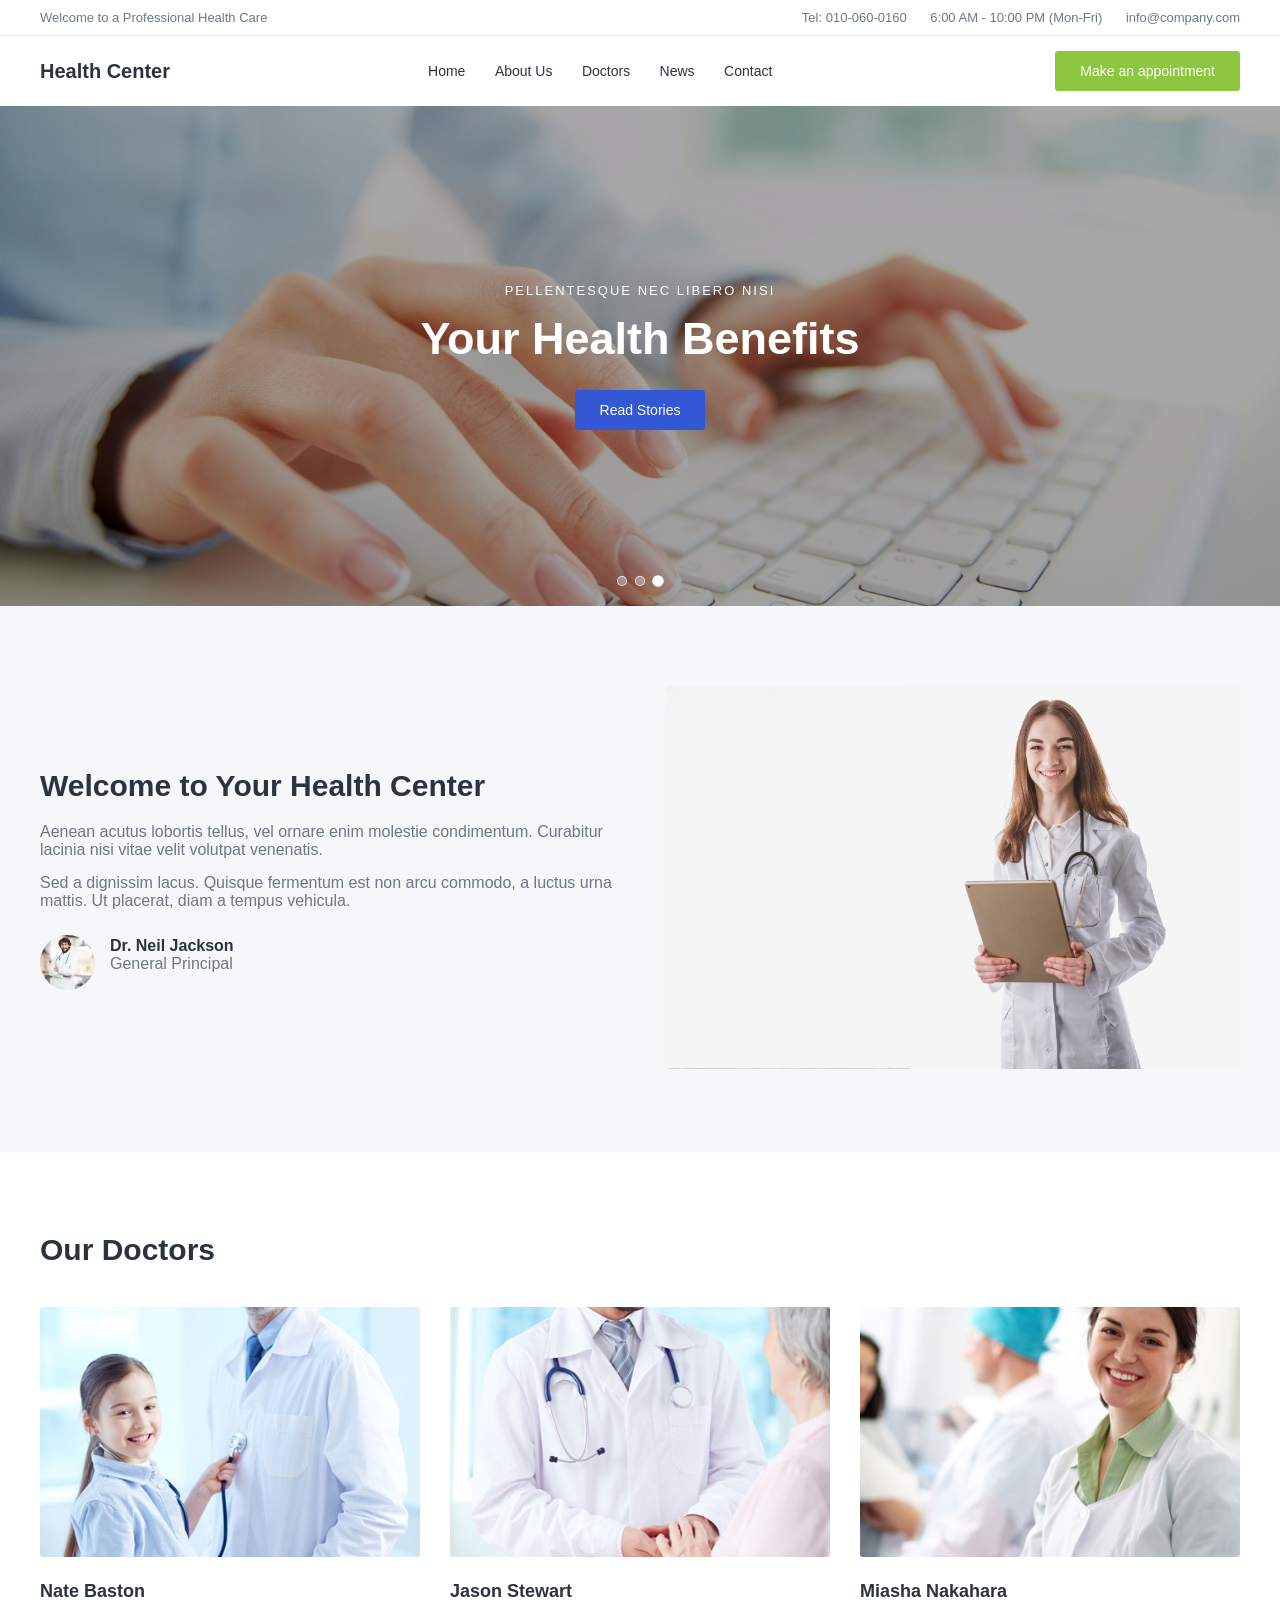
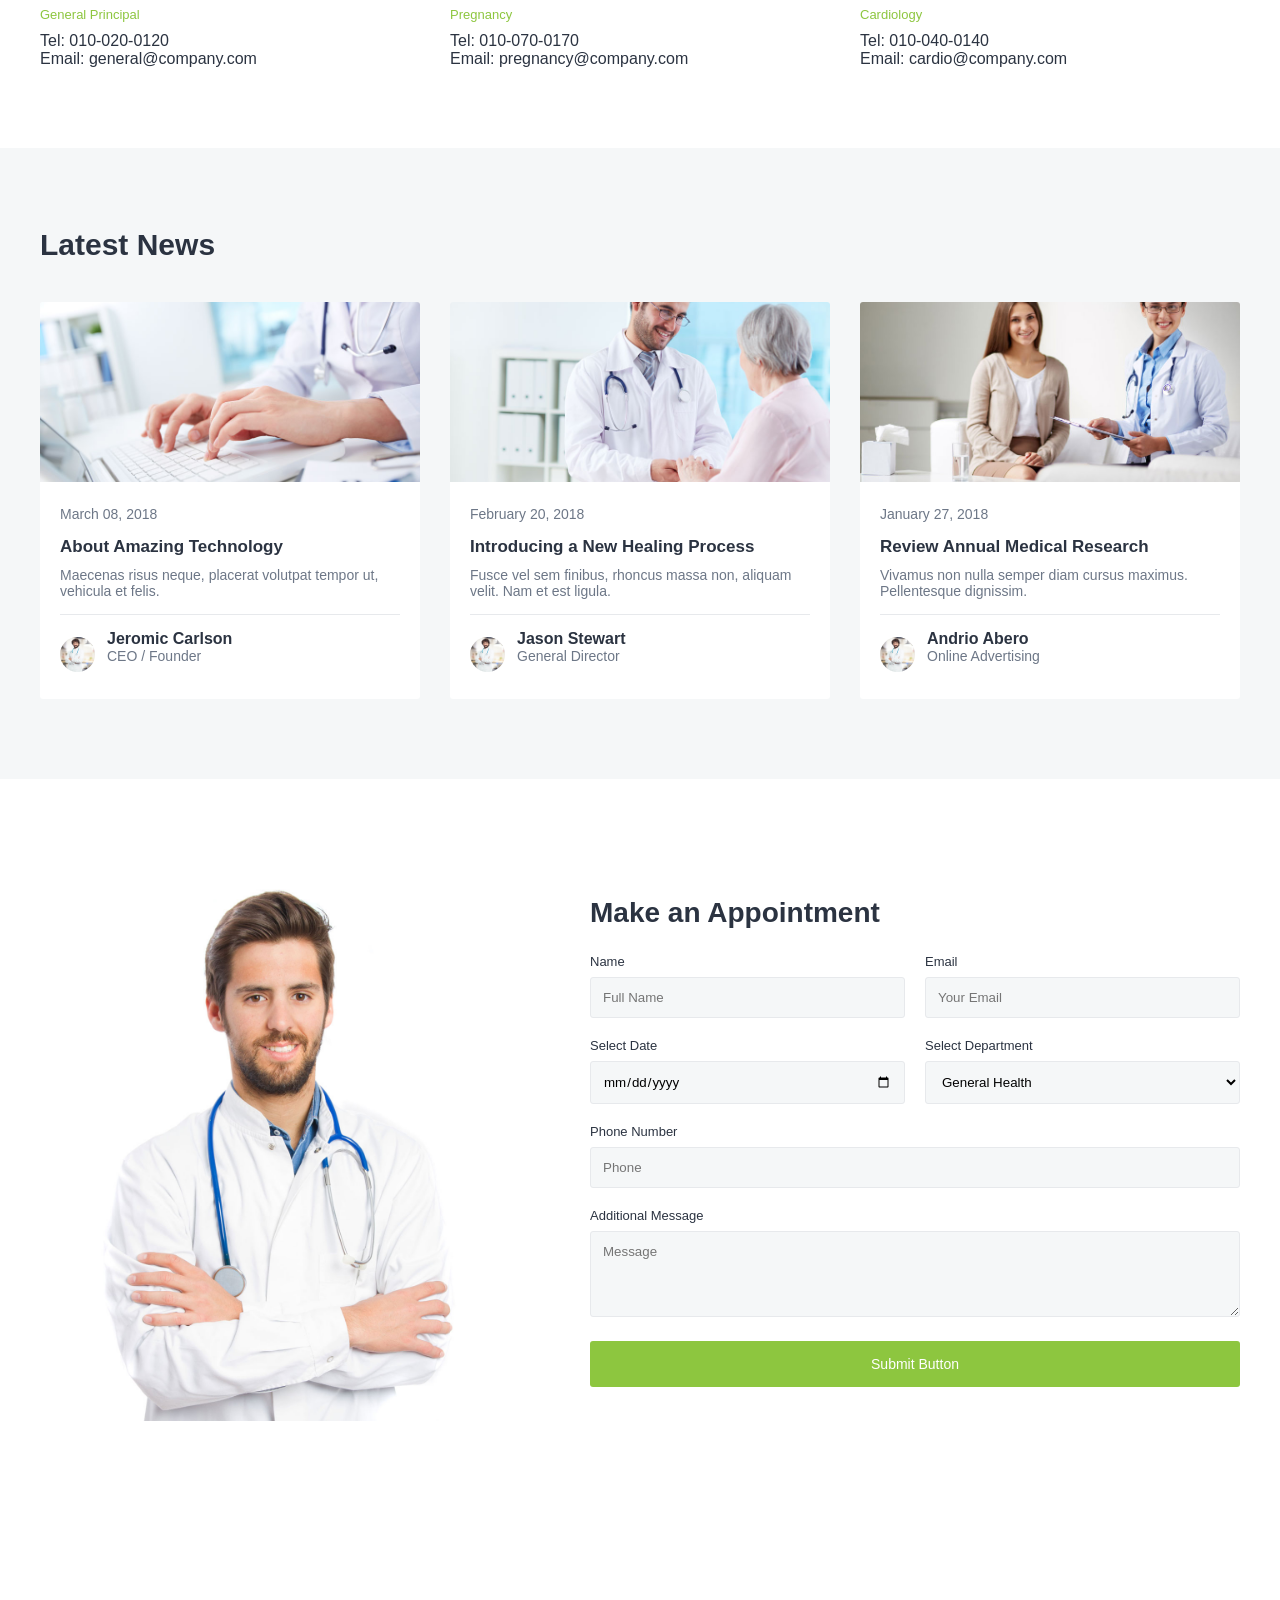
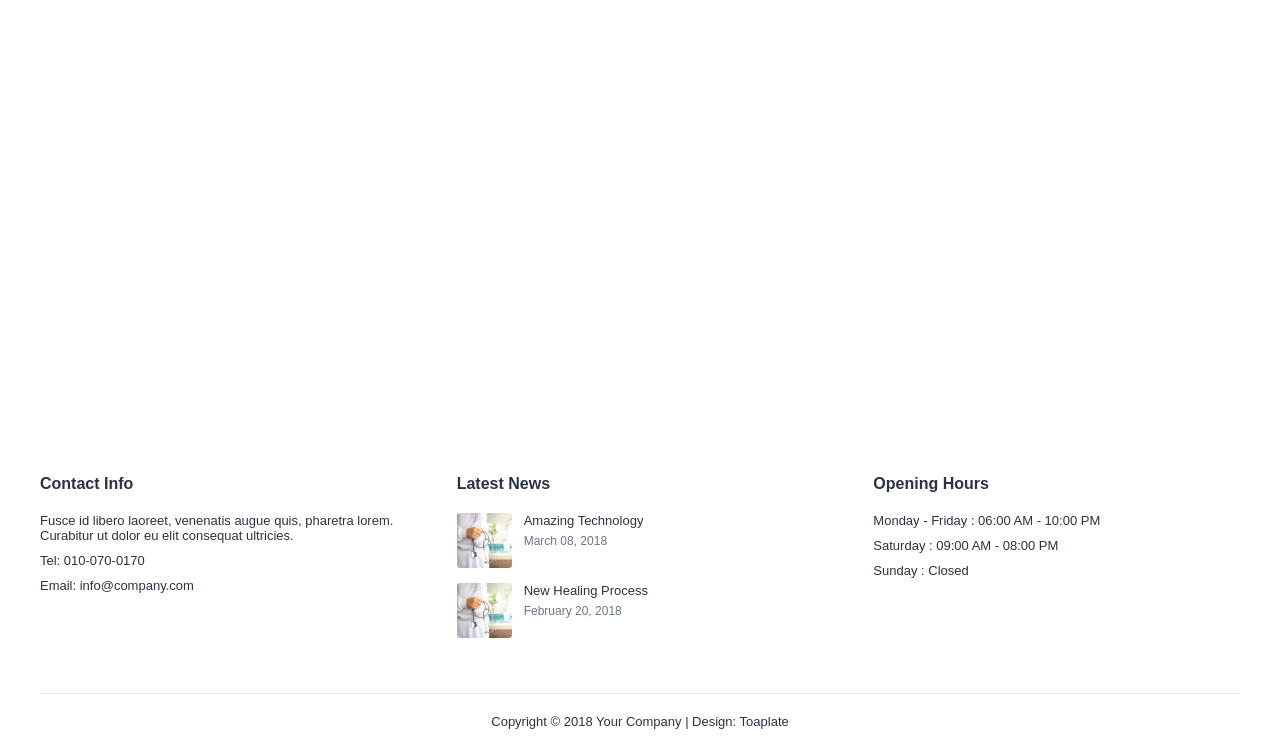
<file: figma design/index.html>
<!DOCTYPE html>
<html lang="en">
<head>
  <meta charset="UTF-8">
  <meta name="viewport" content="width=device-width, initial-scale=1.0">
  <title>Health Center</title>

  <link rel="stylesheet" href="css/style.css">
</head>
<body>

  <div class="topbar">
    <p>Welcome to a Professional Health Care</p>
    <div class="topbar-info">
      <span>Tel: 010-060-0160</span>
      <span>6:00 AM - 10:00 PM (Mon-Fri)</span>
      <span>info@company.com</span>
    </div>
  </div>

  <header>
    <div class="logo">Health Center</div>

    <nav>
      <a href="#">Home</a>
      <a href="#">About Us</a>
      <a href="#">Doctors</a>
      <a href="#">News</a>
      <a href="#">Contact</a>
    </nav>
    
    <button class="green-button">Make an appointment</button>
  </header>

  <section class="hero">
    <div class="slider-dots">
      <button class="slider-dot" data-slide="1" aria-label="Slide 1"></button>
      <button class="slider-dot" data-slide="2" aria-label="Slide 2"></button>
      <button class="slider-dot active" data-slide="3" aria-label="Slide 3"></button>
    </div>
    <div class="hero-content">
      <p class="hero-small">Pellentesque nec libero nisi</p>
      <h1>Your Health Benefits</h1>
      <button class="blue-button">Read Stories</button>
    </div>
    <img src="images/slider3.jpg" alt="Health slider image 3" class="hero-slider-image">
  </section>

  <section class="welcome">
    <div class="welcome-text">
      <h2>Welcome to Your Health Center</h2>
      <p>Aenean acutus lobortis tellus, vel ornare enim molestie condimentum. Curabitur lacinia nisi vitae velit volutpat venenatis.</p>
      <p>Sed a dignissim lacus. Quisque fermentum est non arcu commodo, a luctus urna mattis. Ut placerat, diam a tempus vehicula.</p>

      <div class="author">
        <img src="images/author-image.jpg" alt="Dr. Neil Jackson">
        <div>
          <h4>Dr. Neil Jackson</h4>
          <p>General Principal</p>
        </div>
      </div>
    </div>

    <div class="welcome-image">
      <img src="images/about-bg.jpg" alt="Doctor holding a tablet">
    </div>
  </section>

  <section class="doctors">
    <h2>Our Doctors</h2>

    <div class="doctor-cards">

      <div class="doctor-card">
        <img src="images/team-image1.jpg" alt="Nate Baston">
        <h3>Nate Baston</h3>
        <p class="role">General Principal</p>
        <p>Tel: 010-020-0120</p>
        <p>Email: general@company.com</p>
      </div>

      <div class="doctor-card">
        <img src="images/team-image2.jpg" alt="Jason Stewart">
        <h3>Jason Stewart</h3>
        <p class="role">Pregnancy</p>
        <p>Tel: 010-070-0170</p>
        <p>Email: pregnancy@company.com</p>
      </div>

      <div class="doctor-card">
        <img src="images/team-image3.jpg" alt="Miasha Nakahara">
        <h3>Miasha Nakahara</h3>
        <p class="role">Cardiology</p>
        <p>Tel: 010-040-0140</p>
        <p>Email: cardio@company.com</p>
      </div>

    </div>
  </section>

  
  <section class="news">
    <h2>Latest News</h2>

    <div class="news-cards">

      <div class="news-card">
        <img src="images/news-image1.jpg" alt="About Amazing Technology">
        <div class="news-body">
          <p class="news-date">March 08, 2018</p>
          <h3>About Amazing Technology</h3>
          <p>Maecenas risus neque, placerat volutpat tempor ut, vehicula et felis.</p>
          <div class="news-author">
            <img src="images/author-image.jpg" alt="Jeromic Carlson">
            <div>
              <strong>Jeromic Carlson</strong>
              <p>CEO / Founder</p>
            </div>
          </div>
        </div>
      </div>

      <div class="news-card">
        
        <img src="images/news-image2.jpg" alt="Introducing a New Healing Process">
        <div class="news-body">
          <p class="news-date">February 20, 2018</p>
          <h3>Introducing a New Healing Process</h3>
          <p>Fusce vel sem finibus, rhoncus massa non, aliquam velit. Nam et est ligula.</p>
          <div class="news-author">
            <img src="images/author-image.jpg" alt="Jason Stewart">
            <div>
              <strong>Jason Stewart</strong>
              <p>General Director</p>
            </div>
          </div>
        </div>
      </div>

      <div class="news-card">
        <img src="images/news-image3.jpg" alt="Review Annual Medical Research">
        <div class="news-body">
          <p class="news-date">January 27, 2018</p>
          <h3>Review Annual Medical Research</h3>
          <p>Vivamus non nulla semper diam cursus maximus. Pellentesque dignissim.</p>
          <div class="news-author">
            <img src="images/author-image.jpg" alt="Andrio Abero">
            <div>
              <strong>Andrio Abero</strong>
              <p>Online Advertising</p>
            </div>
          </div>
        </div>
      </div>

    </div>
  </section>

  <section class="appointment">

    <div class="appointment-image">
      <img src="images/appointment-image.jpg" alt="Doctor with stethoscope">
    </div>

    <div class="appointment-form">
      <h2>Make an Appointment</h2>

      <form>
        <div class="form-row">
          <div class="form-group">
            <label>Name</label>
            <input type="text" placeholder="Full Name">
          </div>
          <div class="form-group">
            <label>Email</label>
            <input type="email" placeholder="Your Email">
          </div>
        </div>

        <div class="form-row">
          <div class="form-group">
            <label>Select Date</label>
            <input type="date">
          </div>
          <div class="form-group">
            <label>Select Department</label>
            <select>
              <option>General Health</option>
              <option>Cardiology</option>
              <option>Pregnancy</option>
              <option>Dental Care</option>
            </select>
          </div>
        </div>

        <div class="form-group">
          <label>Phone Number</label>
          <input type="text" placeholder="Phone">
        </div>

        <div class="form-group">
          <label>Additional Message</label>
          <textarea rows="4" placeholder="Message"></textarea>
        </div>

        <button type="submit" class="green-button full-width">Submit Button</button>
      </form>
    </div>

  </section>

  <section class="map">
    <iframe
      src="https://www.google.com/maps/embed?pb=!1m18!1m12!1m3!1d8074.718772563605!2d71.52175212882555!3d30.17472428858583!2m3!1f0!2f0!3f0!3m2!1i1024!2i768!4f13.1!3m3!1m2!1s0x393b36f58bbf2aeb%3A0x4f8be54e7eb2338e!2sAli%20Town%20Gulshane%20Yousaf%2C%20Multan%2C%20Pakistan!5e0!3m2!1sen!2s!4v1783439936160!5m2!1sen!2s"
      width="100%"
      height="450"
      style="border:0;"
      allowfullscreen=""
      loading="lazy"
      referrerpolicy="strict-origin-when-cross-origin"
      title="Location Map"
    ></iframe>
  </section>

  <footer>
    <div class="footer-columns">

      <div class="footer-col">
        <h4>Contact Info</h4>
        <p>Fusce id libero laoreet, venenatis augue quis, pharetra lorem. Curabitur ut dolor eu elit consequat ultricies.</p>
        <p>Tel: 010-070-0170</p>
        <p>Email: info@company.com</p>
      </div>

      <div class="footer-col">
        <h4>Latest News</h4>
        <div class="footer-news">
          <img src="images/news-image.jpg" alt="Amazing Technology">
          <div>
            <p>Amazing Technology</p>
            <span>March 08, 2018</span>
          </div>
        </div>
        <div class="footer-news">
          <img src="images/news-image.jpg" alt="New Healing Process">
          <div>
            <p>New Healing Process</p>
            <span>February 20, 2018</span>
          </div>
        </div>
      </div>

      <div class="footer-col">
        <h4>Opening Hours</h4>
        <p>Monday - Friday : 06:00 AM - 10:00 PM</p>
        <p>Saturday : 09:00 AM - 08:00 PM</p>
        <p>Sunday : Closed</p>
      </div>

    </div>

    <div class="footer-bottom">
      <p>Copyright &copy; 2018 Your Company | Design: Toaplate</p>
    </div>
  </footer>

  <script>
    (function() {
      const hero = document.querySelector('.hero');
      const image = document.querySelector('.hero-slider-image');
      const dots = Array.from(document.querySelectorAll('.slider-dot'));
      const slides = [
        { src: 'images/slider1.jpg', alt: 'Health slider image 1' },
        { src: 'images/slider2.jpg', alt: 'Health slider image 2' },
        { src: 'images/slider3.jpg', alt: 'Health slider image 3' }
      ];
      let currentSlide = 2;
      let wheelCooldown = false;

      function updateSlider(index) {
        currentSlide = index;
        const slide = slides[currentSlide];
        image.src = slide.src;
        image.alt = slide.alt;
        dots.forEach((dot, idx) => {
          dot.classList.toggle('active', idx === currentSlide);
        });
      }

      function nextSlide() {
        updateSlider((currentSlide + 1) % slides.length);
      }

      function previousSlide() {
        updateSlider((currentSlide - 1 + slides.length) % slides.length);
      }

      dots.forEach((dot, index) => {
        dot.addEventListener('click', () => updateSlider(index));
      });

      hero.addEventListener('wheel', event => {
        if (wheelCooldown) return;
        wheelCooldown = true;
        setTimeout(() => { wheelCooldown = false; }, 300);
        if (event.deltaY > 0) {
          nextSlide();
        } else if (event.deltaY < 0) {
          previousSlide();
        }
      });

      hero.addEventListener('touchstart', event => {
        hero.dataset.startY = event.changedTouches[0].clientY;
      });

      hero.addEventListener('touchend', event => {
        const startY = Number(hero.dataset.startY || 0);
        const endY = event.changedTouches[0].clientY;
        if (Math.abs(startY - endY) > 30) {
          if (endY < startY) nextSlide();
          else previousSlide();
        }
      });

      updateSlider(currentSlide);
    })();
  </script>
</body>
</html>
</file>
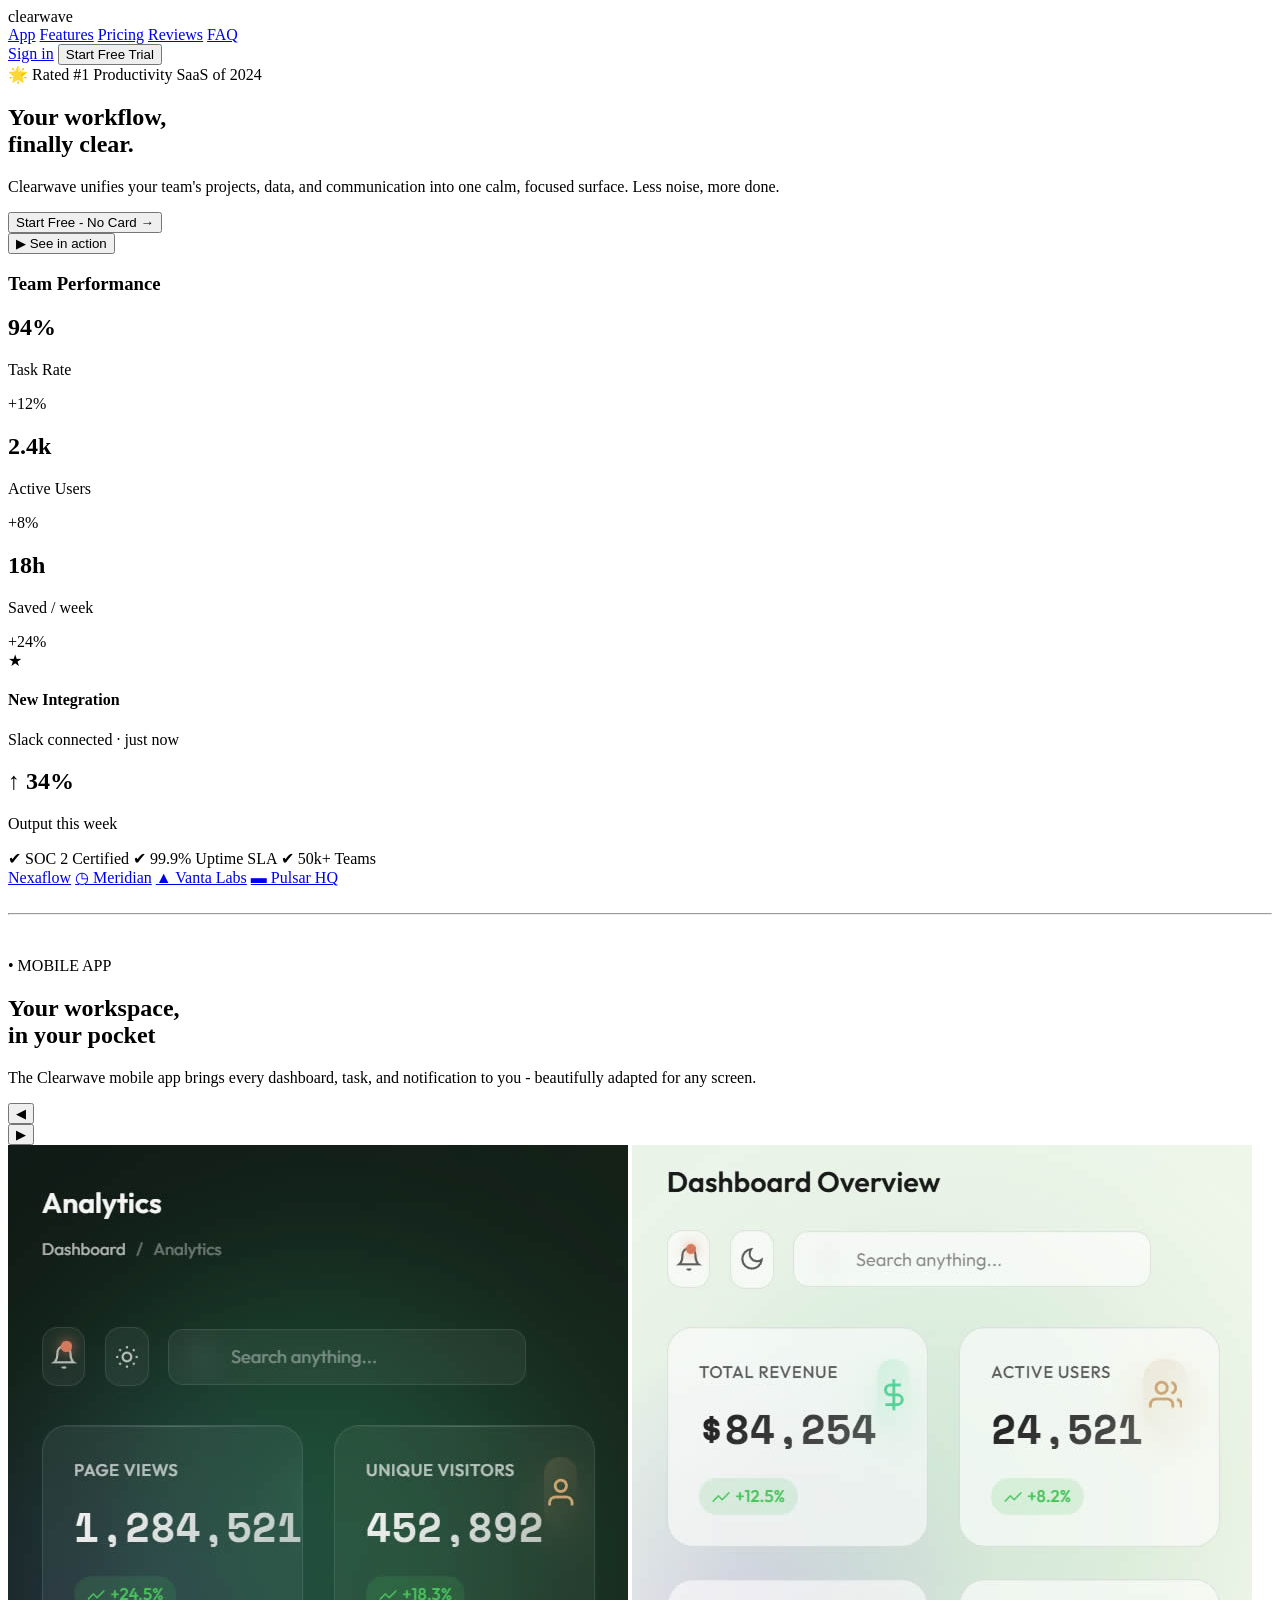
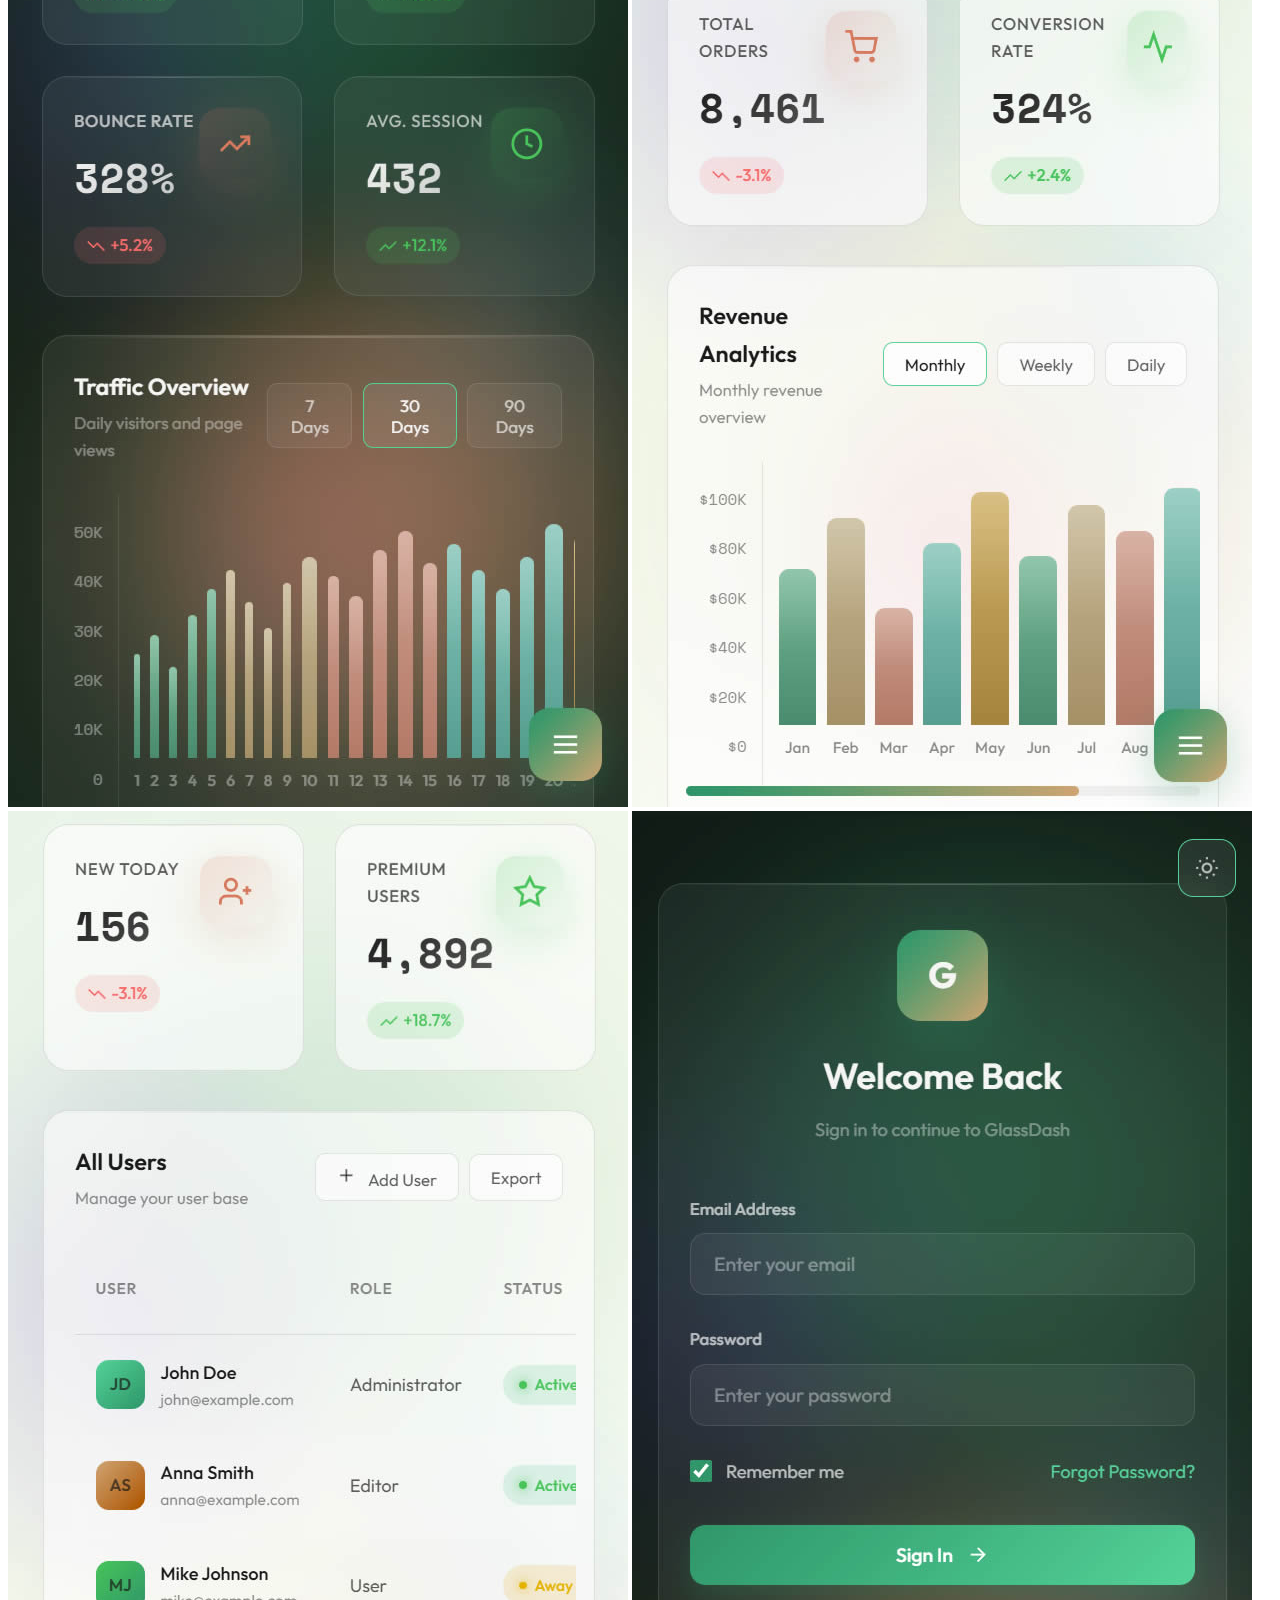
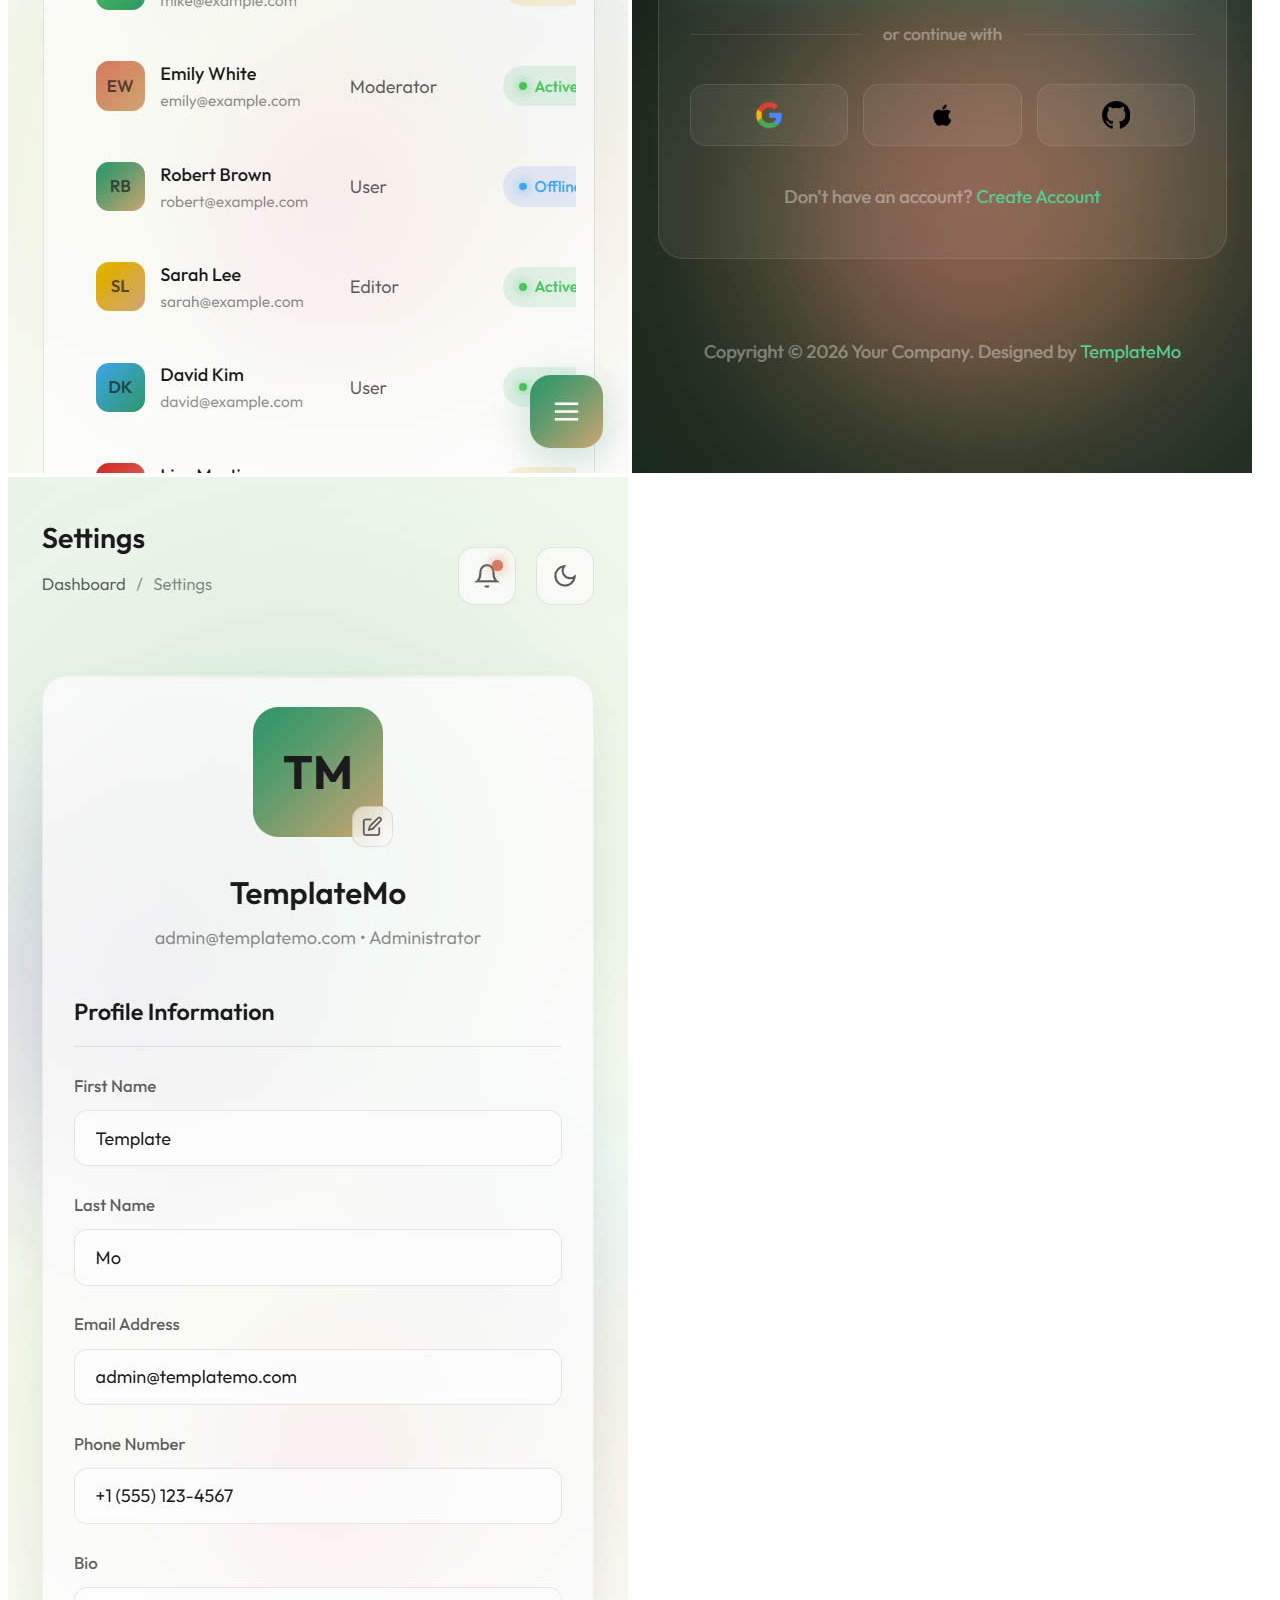
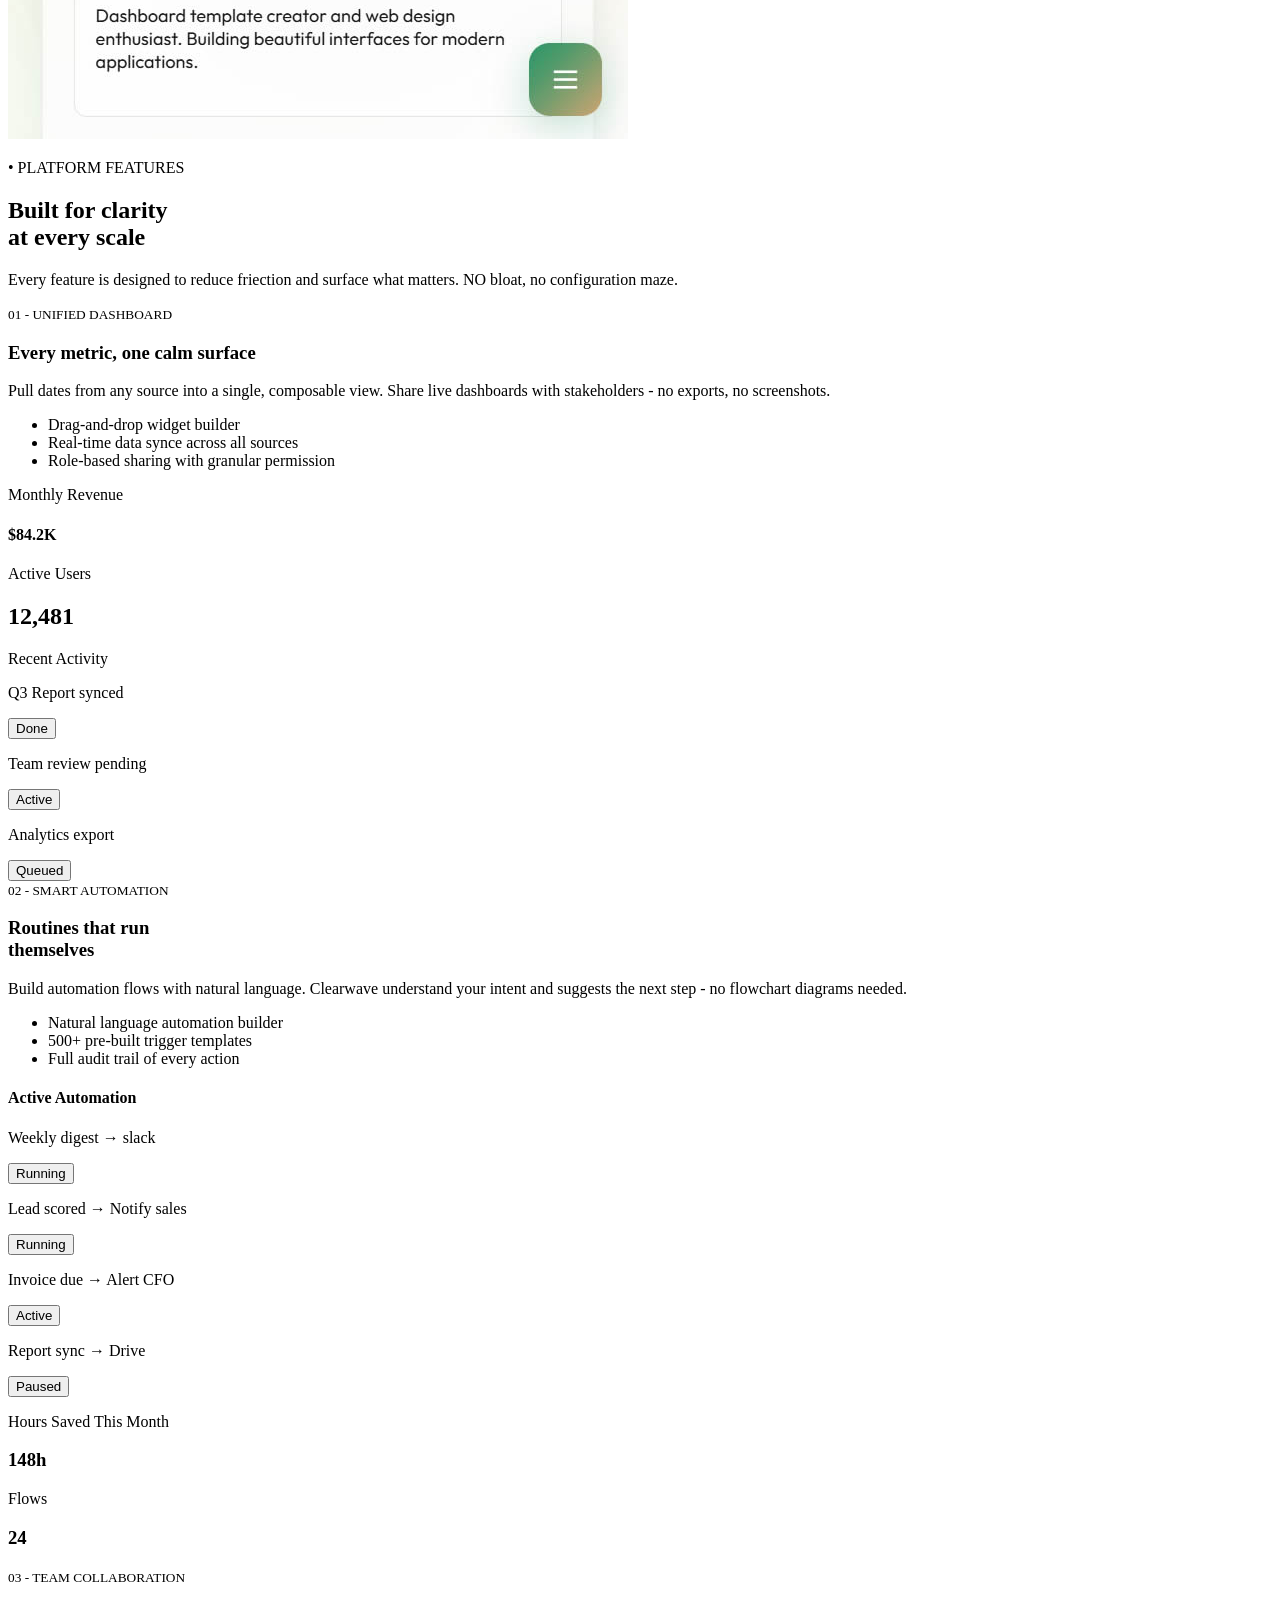
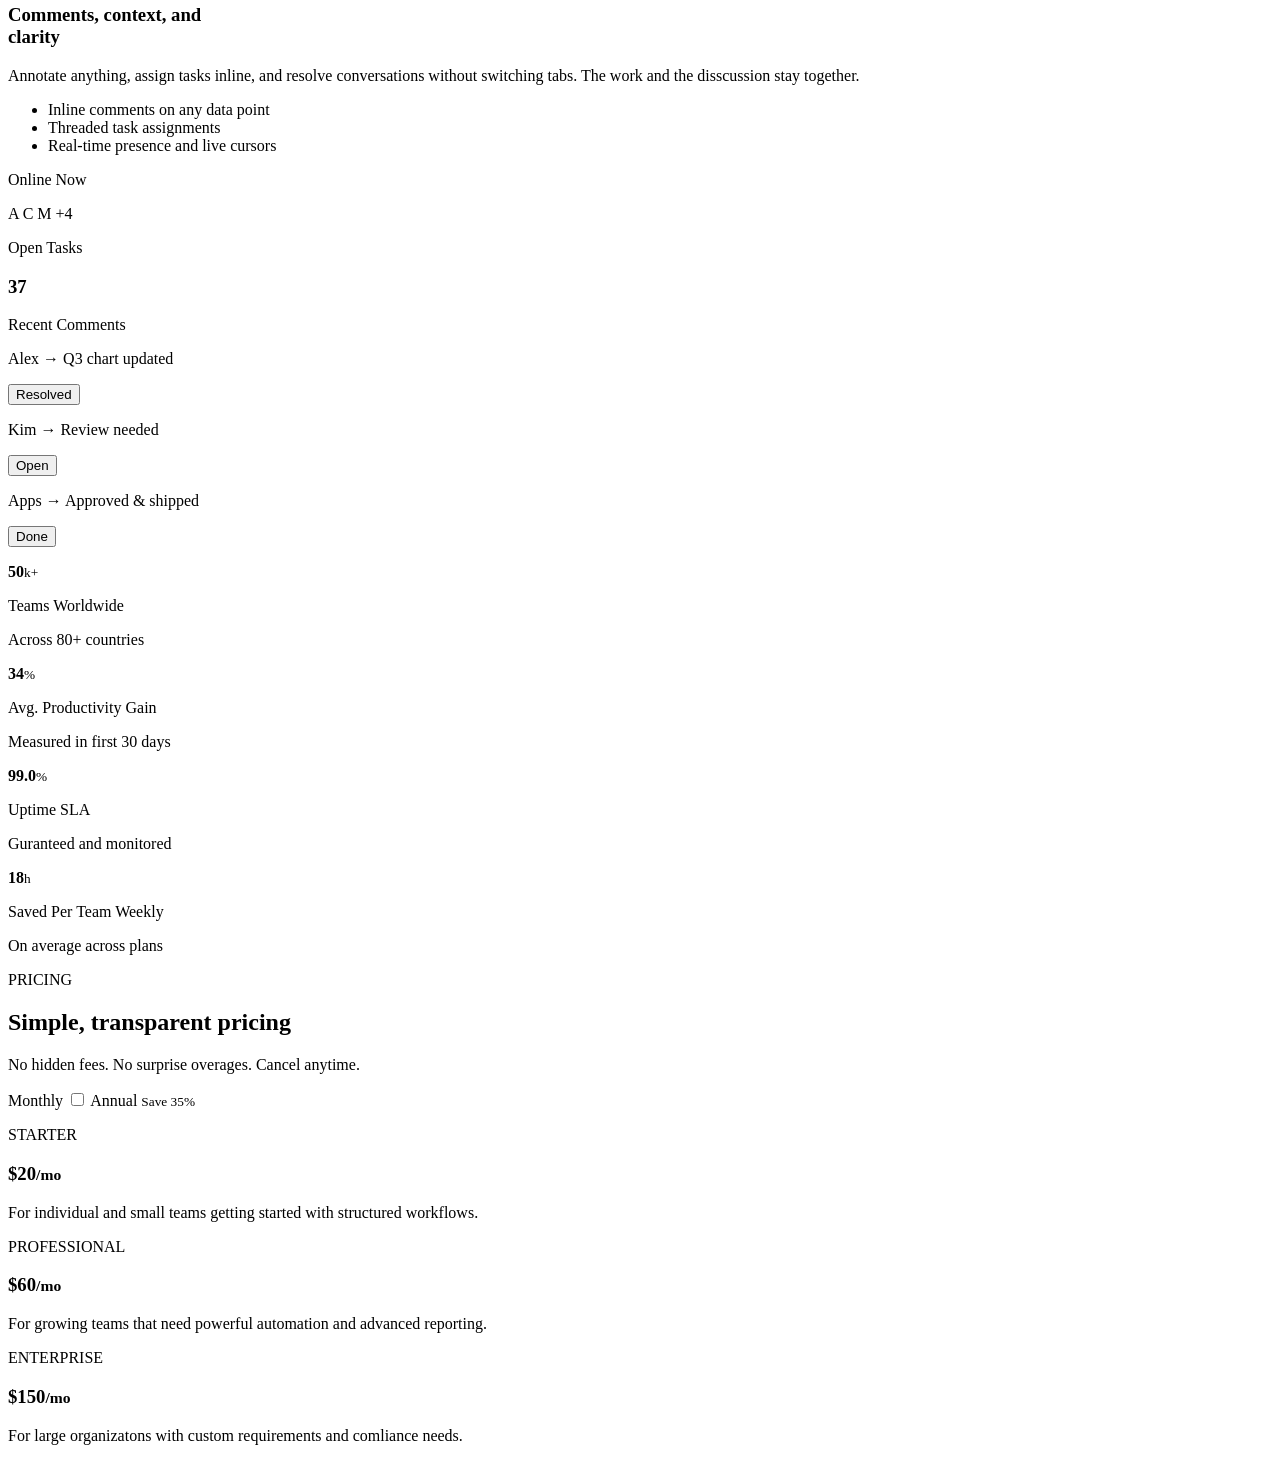
<file: figma design/figma1.html>
<!Doctype html>
<html lang="en">
    <head>
        <meta charset="utf-8">
        <meta name="viewport" content="width=device-width, initial-scale=1.0">
        <title>ClearWave</title>
    </head>

    <body>
        <header>
            <div class="logo">
                clear<span class="log">wave</span>
            </div>

            <nav>
                <a href="#">App</a>
                <a href="#">Features</a>
                <a href="#">Pricing</a>
                <a href="#">Reviews</a>
                <a href="#">FAQ</a>
            </nav>

            <div>
                <a href="#">Sign in</a>
                <button class="header-btn">Start Free Trial</button>
            </div>
        </header>

        <section id="hero">
            <div class="hero-badge">
                🌟 Rated <span>#1 Productivity SaaS</span> of 2024
            </div>

            <div class="hero_content">
                <div>
                    <h1>
                        Your workflow,
                        <br>
                        finally clear.
                    </h1>

                    <p>
                        Clearwave unifies your team's projects, data, and
                        communication into one calm, focused surface. Less
                        noise, more done.
                    </p>

                    <div class="hero_button">
                        <div>
                            <button>Start Free - No Card →</button>
                        </div>
                        <div>
                            <button>▶ See in action</button>
                        </div>
                    </div>
                </div>

                <div class="team-card">
                    <h3>Team Performance</h3>

                    <div class="graph">
                        <div class="bar short"></div>
                        <div class="bar medium"></div>
                        <div class="bar small"></div>
                        <div class="bar tall"></div>
                        <div class="bar medium"></div>
                        <div class="bar tallest"></div>
                        <div class="bar medium"></div>
                        <div class="bar tall"></div>
                    </div>

                    <div class="statistics">
                        <div class="box">
                            <h2>94%</h2>
                            <p>Task Rate</p>
                            <span>+12%</span>
                        </div>

                        <div class="box">
                            <h2>2.4k</h2>
                            <p>Active Users</p>
                            <span>+8%</span>
                        </div>

                        <div class="box">
                            <h2>18h</h2>
                            <p>Saved / week</p>
                            <span>+24%</span>
                        </div>
                    </div>

                    <div class="notification">
                        <div class="icon">
                            ★
                        </div>

                        <div class="notification-text">
                            <h4>New Integration</h4>
                            <p>Slack connected · just now</p>
                        </div>
                    </div>

                    <div class="percentage">
                        <h2>↑ 34%</h2>
                        <p>Output this week</p>
                    </div>

                    <div class="hero-info">
                        <span>✔ SOC 2 Certified</span>
                        <span>✔ 99.9% Uptime SLA</span>
                        <span>✔ 50k+ Teams</span>
                    </div>
                </div>
            </div>
        </section>

        <section id="team">
            <a href="#">Nexaflow</a>
            <a href="#">◷ Meridian</a>
            <a href="#">▲ Vanta Labs</a>
            <a href="#">▬ Pulsar HQ</a>
        </section>

        <br>
        <hr>
        <br>

        <section id="advertisement">
            <p>• MOBILE APP</p>
            <h1>
                Your workspace,
                <br>
                <span>in your pocket</span>
            </h1>
            <p>
                The Clearwave mobile app brings every dashboard, task,
                and notification to you - beautifully adapted for any screen.
            </p>

            <div class="mobile-slider">
                <button class="left-btn">◀</button>

                <div class="dots">
                    <span></span>
                    <span class="active"></span>
                    <span></span>
                </div>

                <button class="right-btn">▶</button>
            </div>

            <div id="gallery">
                <img src="images/tm-622-screen-05.jpg">
                <img src="images/tm-622-screen-01.jpg">
                <img src="images/tm-622-screen-02.jpg">
                <img src="images/tm-622-screen-03.jpg">
                <img src="images/tm-622-screen-04.jpg">
            </div>
        </section>

        <section id="features">
            <p>• PLATFORM FEATURES</p>
            <h1>
                Built for <span>clarity</span>
                <br>
                at every scale
            </h1>
            <p>
                Every feature is designed to reduce friection and
                surface what matters. NO bloat, no configuration maze.
            </p>

            <section class="feature1">
                <div>
                    <span><small>01 - UNIFIED DASHBOARD</small></span>
                    <h3>Every metric, one calm surface</h3>
                    <p>
                        Pull dates from any source into a single, composable
                        view. Share live dashboards with stakeholders - no
                        exports, no screenshots.
                    </p>
                    <ul>
                        <li>Drag-and-drop widget builder</li>
                        <li>Real-time data synce across all sources</li>
                        <li>Role-based sharing with granular permission</li>
                    </ul>
                </div>
                <div class="feature1_dashboard">
                    <div class="graph-card">
                        <div class="card">
                            <p>Monthly Revenue</p>
                            <h4>$84.2K</h4>
                            <div clas="progress-line"></div>
                        </div>
                        <div class="card">
                            <p>Active Users</p>
                            <h2>12,481</h2>
                            <div class="progress-line"></div>
                        </div>
                    </div>

                    <div class="recent-card">
                        <p>Recent Activity</p>
                        <div class="activity">
                            <p> Q3 Report synced</p>
                            <button>Done</button>
                        </div>
                        <div class="activity">
                            <p>Team review pending</p>
                            <button>Active</button>
                        </div>
                        <div class="activity">
                            <p>Analytics export</p>
                            <button>Queued</button>
                        </div>
                    </div>
                </div>
            </section>

            <section class="feature2">
                <div>
                    <span><small>02 - SMART AUTOMATION</small></span>
                    <h3><b>Routines that run</b><br>themselves</h3>
                    <p>
                        Build automation flows with natural language.
                        Clearwave understand your intent and suggests
                        the next step - no flowchart diagrams needed.
                    </p>
                    <ul>
                        <li>Natural language automation builder</li>
                        <li>500+ pre-built trigger templates</li>
                        <li>Full audit trail of every action</li>
                    </ul>
                </div>
                <div class="feature2_dashboard">
                    <h4>
                        Active Automation
                    </h4>
                    <div class="automation">
                        <div class="auto-card">
                            <p>Weekly digest → slack</p>
                            <button>Running</button>
                        </div>
                        <div class="auto-card">
                            <p>Lead scored → Notify sales</p>
                            <button>Running</button>
                        </div>
                        <div class="auto-card">
                            <p>Invoice due → Alert CFO</p>
                            <button>Active</button>
                        </div>
                        <div class="auto-card">
                            <p>Report sync → Drive</p>
                            <button>Paused</button>
                        </div>
                    </div>
                    <div class="auto_graph">
                        <div class="saving">
                            <p>Hours Saved This Month</p>
                            <h3>148h</h3>
                            <div clas="progress-line"></div>
                        </div>
                        <div class="flow">
                            <p>Flows</p>
                            <h3>24</h3>
                        </div>
                    </div>
                </div>
            </section>

            <section class="feature3">
                <div>
                    <span><small>03 - TEAM COLLABORATION</small></span>
                    <h3><b>Comments, context, and</b><br>clarity</h3>
                    <p>
                        Annotate anything, assign tasks inline, and
                        resolve conversations without switching tabs.
                        The work and the disscussion stay together.
                    </p>
                    <ul>
                        <li>Inline comments on any data point</li>
                        <li>Threaded task assignments</li>
                        <li>Real-time presence and live cursors</li>
                    </ul>
                </div>

                <div class="feature3_dashboard">
                    <div class="collaboration">
                        <div class="top-card">
                            <div class="online">
                                <p>Online Now</p>

                                <div class="members">
                                    <span>A</span>
                                    <span>C</span>
                                    <span>M</span>
                                    <span>+4</span>
                                </div>
                            </div>

                            <div class="tasks">
                                <p>Open Tasks</p>
                                <h3>37</h3>
                            </div>
                        </div>

                        <div class="recent-comments">
                            <p>Recent Comments</p>

                            <div class="comment">
                                <p>Alex → Q3 chart updated</p>
                                <button>Resolved</button>
                            </div>

                            <div class="comment">
                                <p>Kim → Review needed</p>
                                <button>Open</button>
                            </div>

                            <div class="comment">
                                <p>Apps → Approved & shipped</p>
                                <button>Done</button>
                            </div>
                        </div>
                    </div>
                </div>
            </section>

            <section class="metrics">
                <div>
                    <p><b>50</b><small><span>k+</span></small></p>
                    <p>Teams Worldwide</p>
                    <p>Across 80+ countries</p>
                </div>
                <div>
                    <p><b>34</b><small><span>%</span></small></p>
                    <p>Avg. Productivity Gain</p>
                    <p>Measured in first 30 days</p>
                </div>
                <div>
                    <p><b>99.0</b><small><span>%</span></small></p>
                    <p>Uptime SLA</p>
                    <p>Guranteed and monitored</p>
                </div>
                <div>
                    <p><b>18</b><small><span>h</span></small></p>
                    <p>Saved Per Team Weekly</p>
                    <p>On average across plans</p>
                </div>
            </section>
        </section>

        <section class="pricing">
            <section class="pricing-header">
                <p>PRICING</p>
                <h2>Simple, <span>transparent</span> pricing</h2>
                <p>No hidden fees. No surprise overages. Cancel anytime.</p>

                <div class="pricing-toggle">
                    <span>Monthly</span>
                    <input type="checkbox">
                    <span>Annual</span>
                    <small>Save 35%</small>
                </div>
            </section>

            <section class="price-card">
                <div>
                    <P>STARTER</P>
                    <h3>$<b>20</b><small>/mo</small></h3>
                    <p>
                        For individual and small teams
                        getting started with structured
                        workflows.
                    </p>
                </div>
                <div>
                    <P>PROFESSIONAL</P>
                    <h3>$<b>60</b><small>/mo</small></h3>
                    <p>
                        For growing teams that need powerful
                        automation and advanced reporting.
                    </p>
                </div>
                <div>
                    <P>ENTERPRISE</P>
                    <h3>$<b>150</b><small>/mo</small></h3>
                    <p>
                        For large organizatons with custom
                        requirements and comliance needs.
                    </p>
                </div>
            </section>
        </section>
    </body>
</html>
</file>
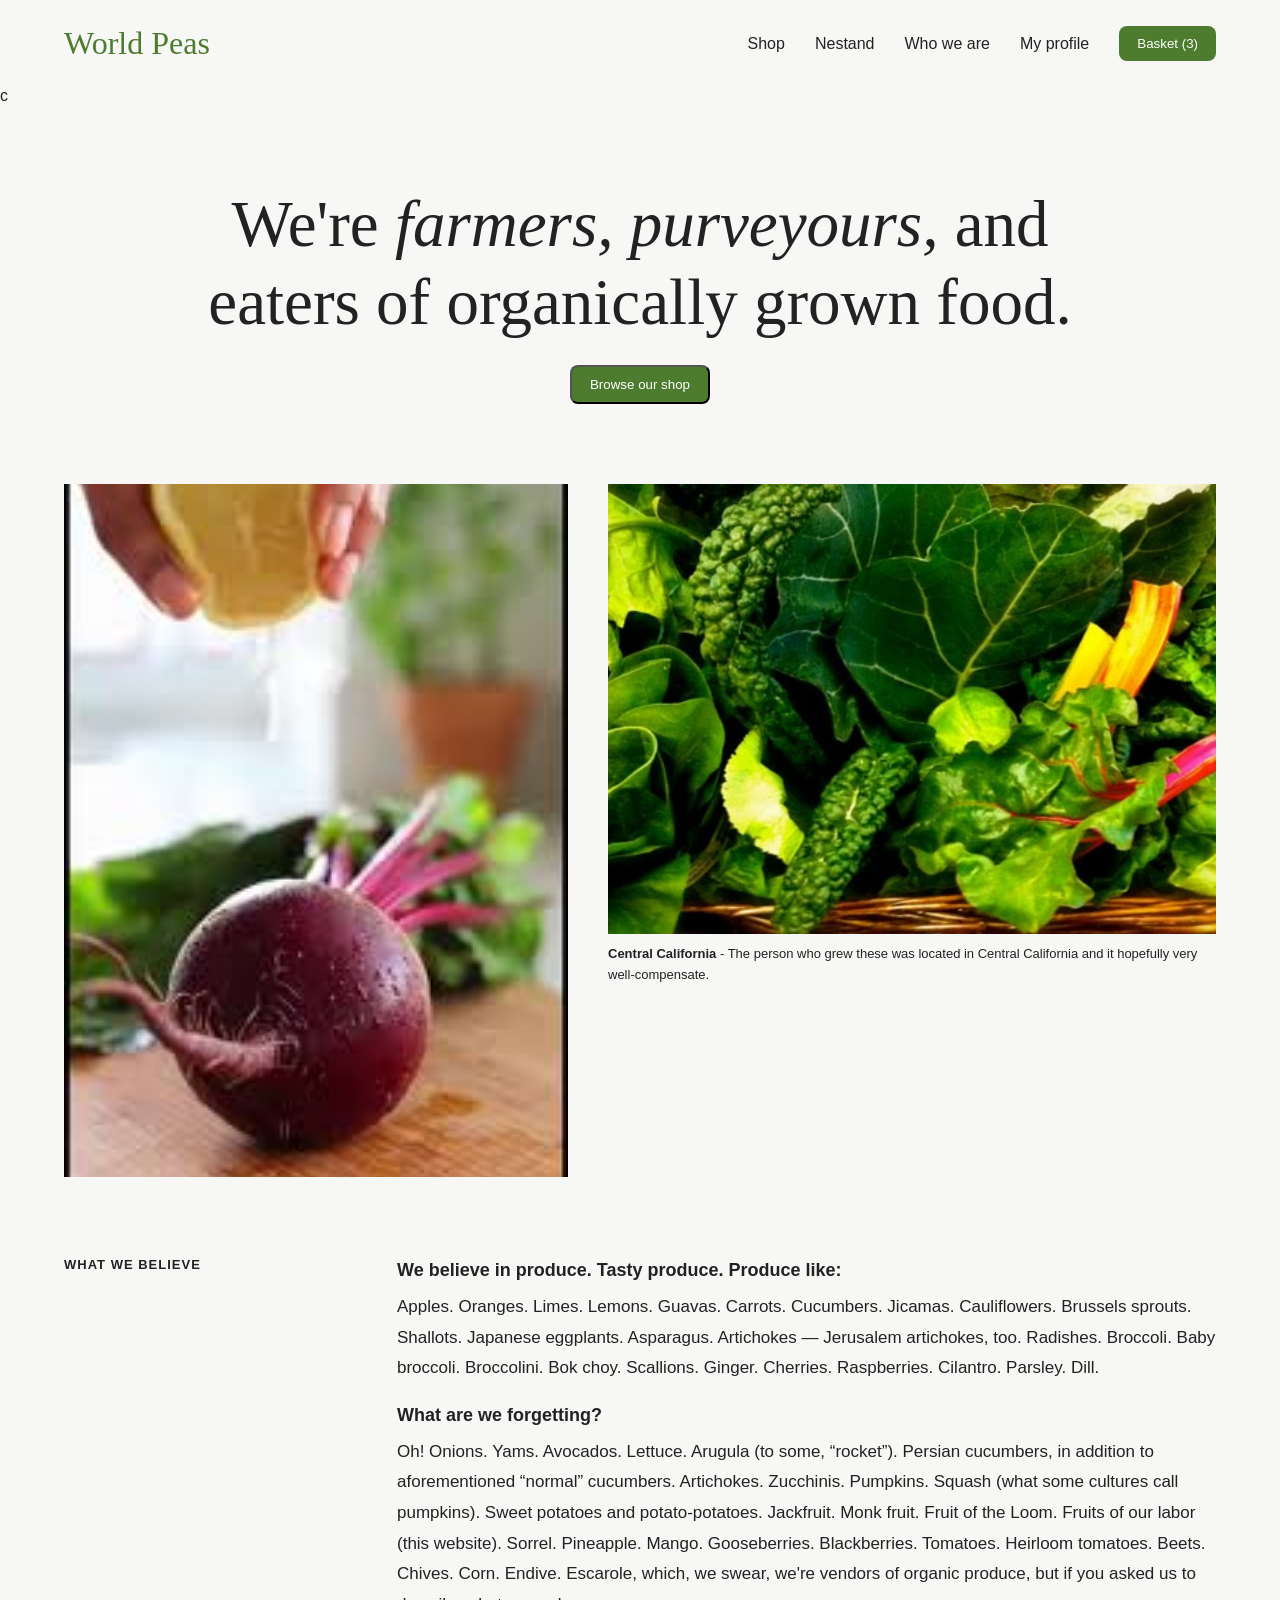
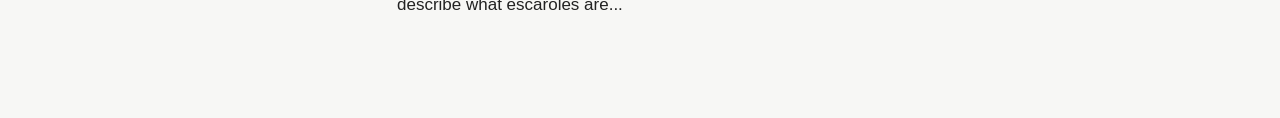
<file: paractice/index2.html>
<!doctype html>
<html lang="en">
    <head>
        <meta charset="UTF-8">
        <title>World Peas</title>
        <link rel="stylesheet" href="css/home2.css">
    </head>
    <body>
        <nav>
            <div class="logo">World Peas</div>
            <ul>
                <li>Shop</li>
                <li>Nestand</li>
                <li>Who we are</li>
                <li>My profile</li>
                <li><button>Basket (3)</button></li>
            </ul>
        </nav>c

        <!--Hero Section-->
        <section class="hero">
            <h1>We're <i>farmers, purveyours,</i> and eaters of organically grown food.</h1>
            <button class="shop-button">Browse our shop</button>
        </section>

        <!--image section-->
        <section class="gallery">
            <div class="left-img">
                <img src="images/Lemon.jpeg" alt="lemon">
            </div>

            <div class="right-img">
                <img src="images/Greenery.jpeg" alt="Greenery">
                <p><b>Central California</b> - The person who grew these was 
                    located in Central California and it hopefully very well-compensate.
                </p>
            </div>
        </section>

        <section class="content">
            <div class="heading">
                <h3>WHAT WE BELIEVE</h3>
            </div>
            
            <div class="text">
                <h3>We believe in produce. Tasty produce. Produce like:</h3>
                <p>
                    Apples. Oranges. Limes. Lemons. Guavas. Carrots. 
                    Cucumbers. Jicamas. Cauliflowers. Brussels sprouts. 
                    Shallots. Japanese eggplants. Asparagus. Artichokes —
                    Jerusalem artichokes, too. Radishes. Broccoli. Baby 
                    broccoli. Broccolini. Bok choy. Scallions. Ginger. 
                    Cherries. Raspberries. Cilantro. Parsley. Dill. 
                </p>

                <h3>What are we forgetting?</h3>

                <p>
                    Oh! Onions. Yams. Avocados. Lettuce. Arugula (to 
                    some, “rocket”). Persian cucumbers, in addition 
                    to aforementioned “normal” cucumbers. Artichokes.
                    Zucchinis. Pumpkins. Squash (what some cultures 
                    call pumpkins). Sweet potatoes and potato-potatoes.
                    Jackfruit. Monk fruit. Fruit of the Loom. Fruits 
                    of our labor (this website). Sorrel. Pineapple. 
                    Mango. Gooseberries. Blackberries. Tomatoes. 
                    Heirloom tomatoes. Beets. Chives. Corn. Endive. 
                    Escarole, which, we swear, we're vendors of 
                    organic produce, but if you asked us to describe
                    what escaroles are...
                </p>
            </div>
        </section>
    </body>
</html>
</file>
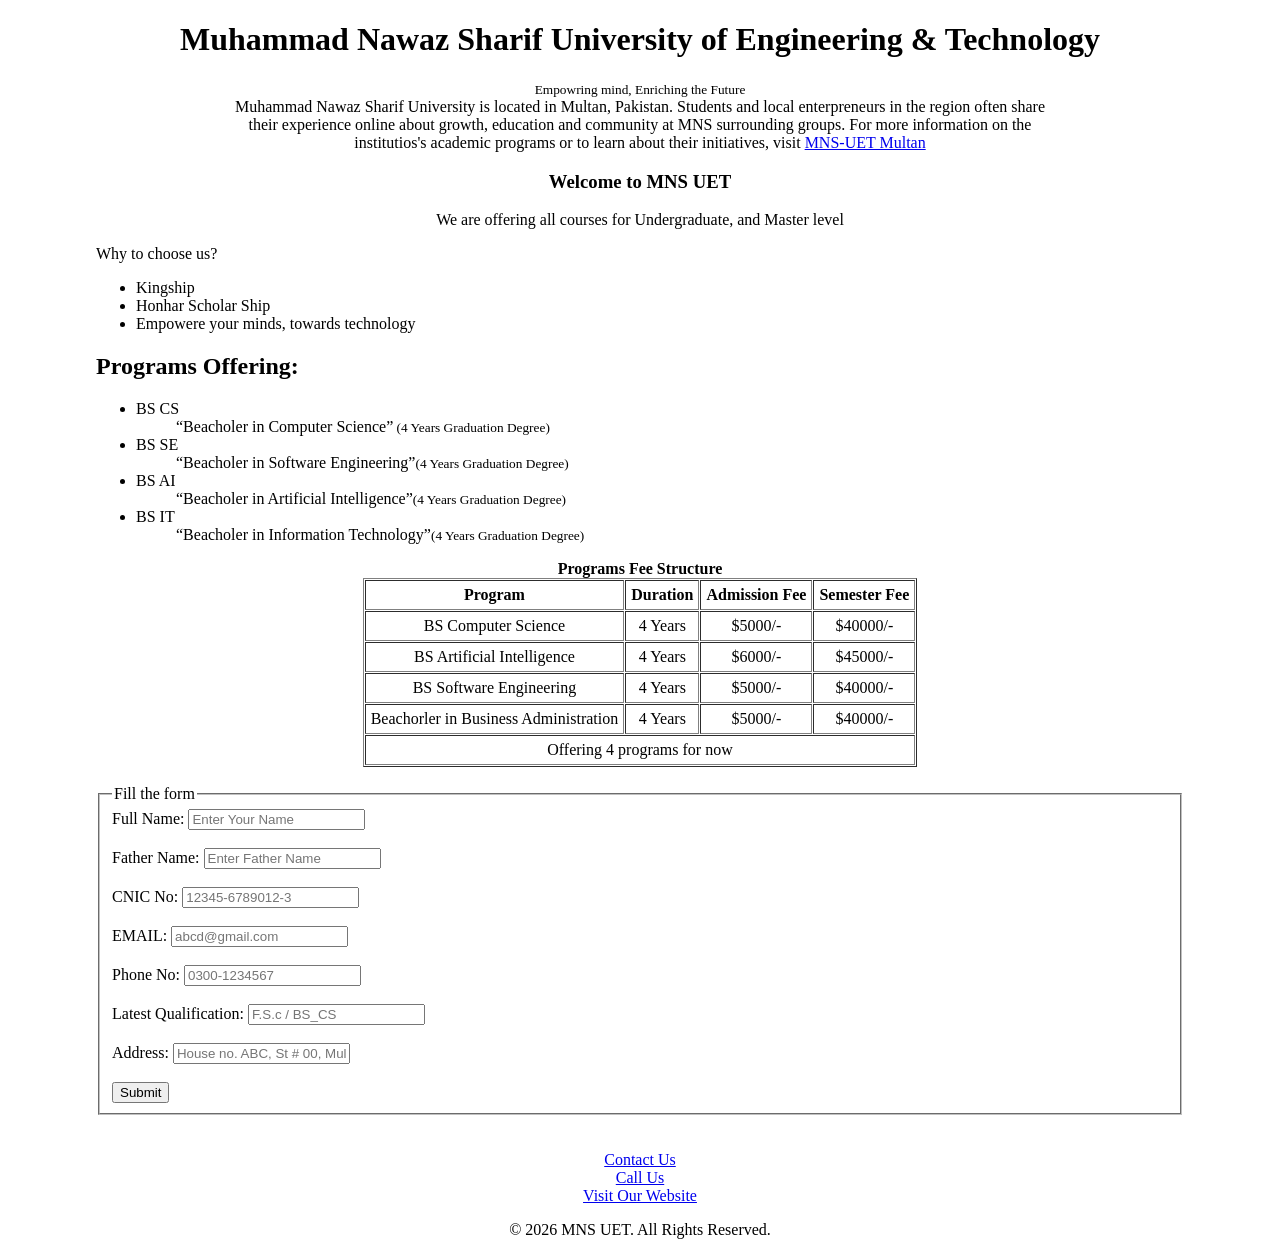
<file: paractice/MNS UET.html>
<!DOCTYPE html>
<html>
    <head>
        <title>MNS UET</title>
        <link rel="icon" href="images/mnsuet.png">
        <meta name="viewport" content="width=device-width, initial-scale=1.0">

    </head>
    <body style="width:85%; margin:0 auto; text-align:center">
        <h1>Muhammad Nawaz Sharif University of Engineering & Technology</h1>
        <small>Empowring mind, Enriching the Future</small>
        <p style="width:75%; margin:0 auto; text-align:center">
            Muhammad Nawaz Sharif University is located in Multan, Pakistan.
            Students and local enterpreneurs in the region often share their
            experience online about growth, education and community at MNS 
            surrounding groups. For more information on the institutios's 
            academic programs or to learn about their initiatives, visit
            <a href="https://mnsuet.edu.pk/" target="_blank">MNS-UET Multan</a>
        </p>
        <h3 class="welcome">Welcome to MNS UET</h3>

        <div class="about"> 
            <p>We are offering all courses for Undergraduate, and Master level</p>
            <div style="text-align: left;">
                <p>Why to choose us?</p>
                <ul>
                    <li>Kingship</li>
                    <li>Honhar Scholar Ship</li>
                    <li>Empowere your minds, towards technology</li>
                </ul>
            </div>
        </div>

        <div class="programs" style="text-align: left;">
            <h2>Programs Offering:</h2>
            <dl>
            <ul>
                <li>
                    <dt>BS CS</dt>
                    <dd><q>Beacholer in Computer Science</q><small> (4 Years Graduation Degree)</small></dd>
                </li>
                <li>
                    <dt>BS SE</dt>
                    <dd><q>Beacholer in Software Engineering</q><small>(4 Years Graduation Degree)</small></dd>
                </li>
                <li>
                    <dt>BS AI</dt>
                    <dd><q>Beacholer in Artificial Intelligence</q><small>(4 Years Graduation Degree)</small></dd>
                </li>
                <li>
                    <dt>BS IT</dt>
                    <dd><q>Beacholer in Information Technology</q><small>(4 Years Graduation Degree)</small></dd>
                </li>
            </ul>
            </dl>
        </div>

        <table border="1" cellpadding="5" cellspacing="1" style="text-align: center; margin:0 auto">
            <caption><strong>Programs Fee Structure</strong></caption>
            <thead>
                <tr>
                    <th>Program</th>
                    <th>Duration</th>
                    <th>Admission Fee</th>
                    <th>Semester Fee</th>
                </tr>
            </thead>
            <tbody>
                <tr>
                    <td>BS Computer Science</td>
                    <td>4 Years</td>
                    <td>$5000/-</td>
                    <td>$40000/-</td>
                </tr>

                <tr>
                    <td>BS Artificial Intelligence</td>
                    <td>4 Years</td>
                    <td>$6000/-</td>
                    <td>$45000/-</td>
                </tr>

                <tr>
                    <td>BS Software Engineering</td>
                    <td>4 Years</td>
                    <td>$5000/-</td>
                    <td>$40000/-</td>
                </tr>

                <tr>
                    <td>Beachorler in Business Administration</td>
                    <td>4 Years</td>
                    <td>$5000/-</td>
                    <td>$40000/-</td>
                </tr>
            </tbody>

            <tfoot>
                <tr>
                    <td colspan="4" align="center">Offering 4 programs for now</td>
                </tr>
            </tfoot>
        </table>

        <br>

        
        <form action="login.php" method="post" style="text-align: left;">
            
            <fieldset>
            <legend>Fill the form</legend>

                <label for="Name">Full Name: </label>
                <input type="text" id="Name" name="Name" placeholder="Enter Your Name">

                <br><br>
                <label for="fname">Father Name: </label>
                <input type="text" id="fname" name="Name" placeholder="Enter Father Name">

                <br><br>
                <label for="CNIC">CNIC No: </label>
                <input type="text" id="CNIC" name="Name" placeholder="12345-6789012-3">

                <br><br>
                <label for="EMAIL">EMAIL: </label>
                <input type="email" id="EMAIL" name="Name" placeholder="abcd@gmail.com" required>

                <br><br>
                <label for="No">Phone No: </label>
                <input type="number" id="No" name="Name" placeholder="0300-1234567">

                <br><br>
                <label for="Qualif">Latest Qualification: </label>
                <input type="text" id="Qualif" name="qualification" placeholder="F.S.c / BS_CS">

                <br><br>
                <label for="Address">Address: </label>
                <input type="text" id="Address" name="address" placeholder="House no. ABC, St # 00, Multan, Pakistan">

                <br><br>
                <input type="submit" value="Submit">
            
            </fieldset>
        </form>

        <br><br>
        <a href="mailto:info@mnsuet.edu.pk" target="_blank">Contact Us</a><br>
        <a href="tel:0300-1234567" target="_blank">Call Us</a><br>
        <a href="https://mnsuet.edu.pk/" target="_blank">Visit Our Website</a><br>
        
        <footer align="center">
            <p>&copy; 2026 MNS UET. All Rights Reserved.</p>
        </footer>



    </body>
</html>
</file>
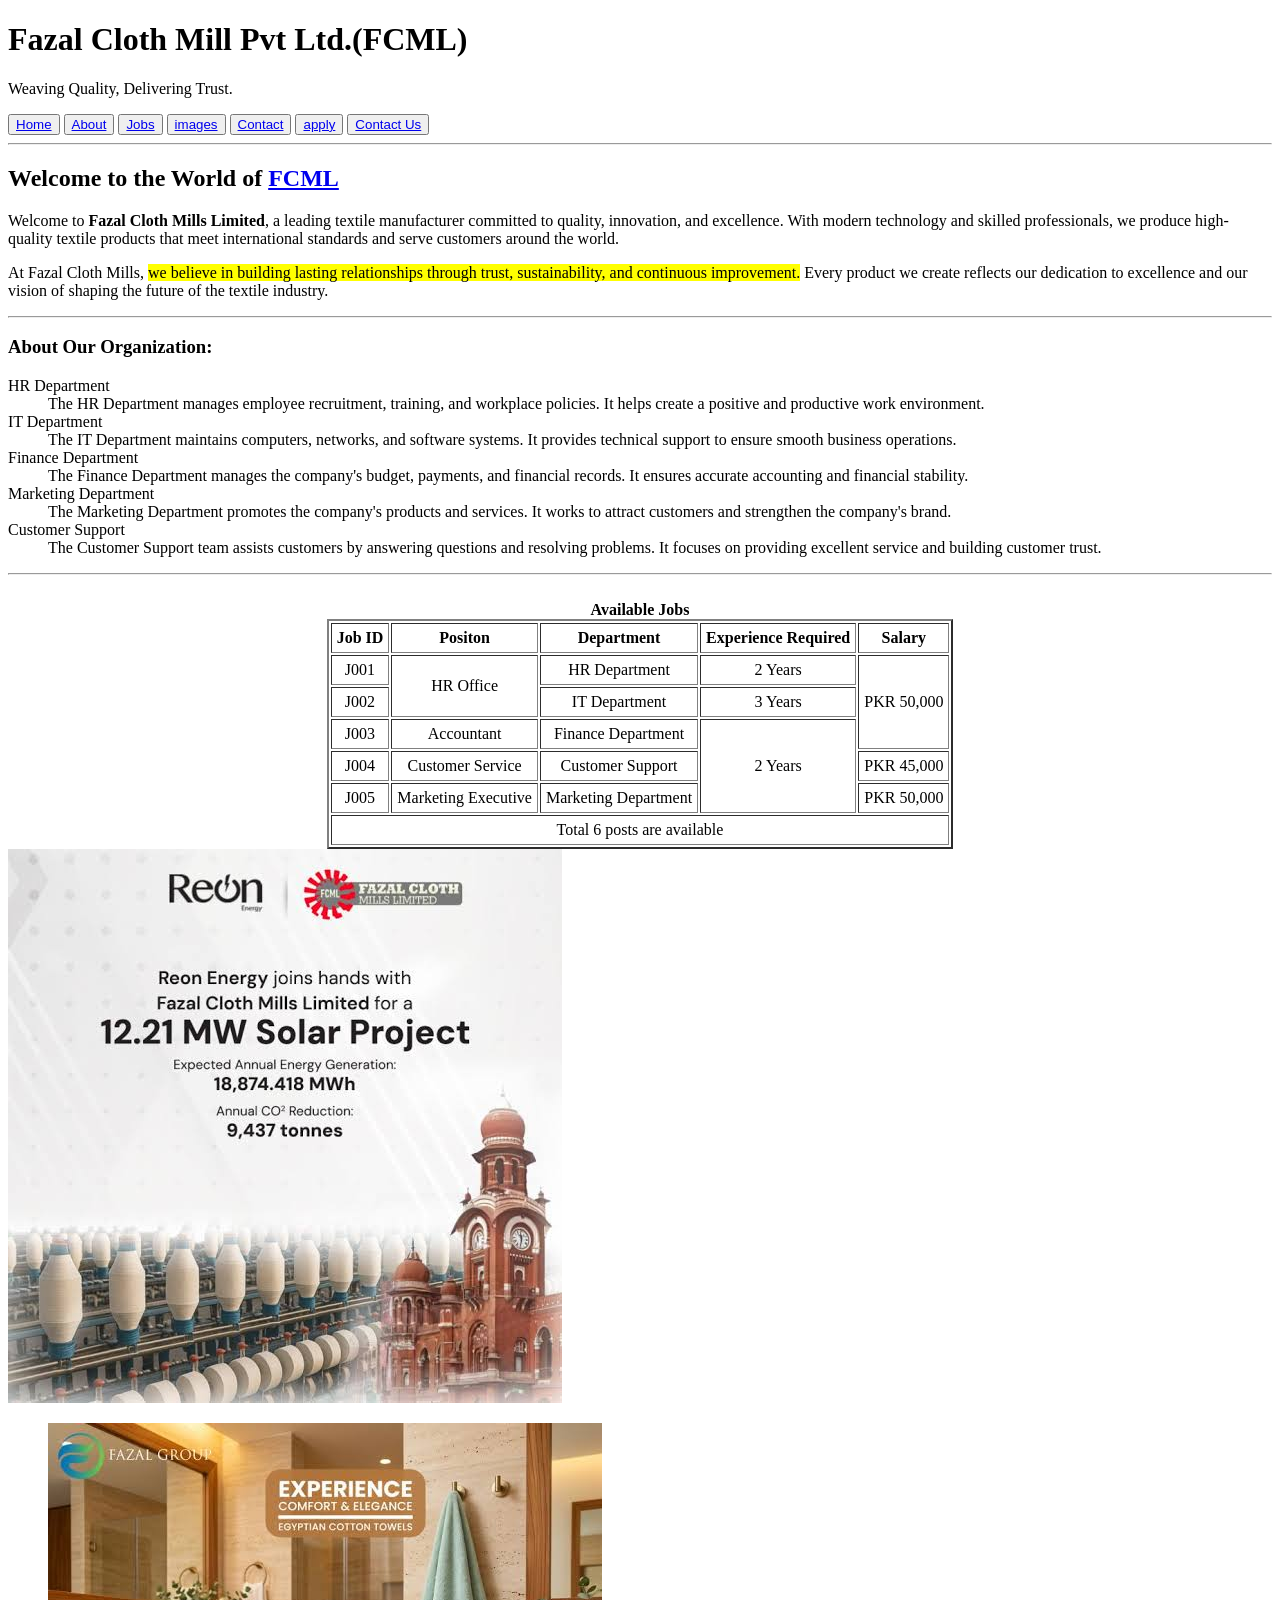
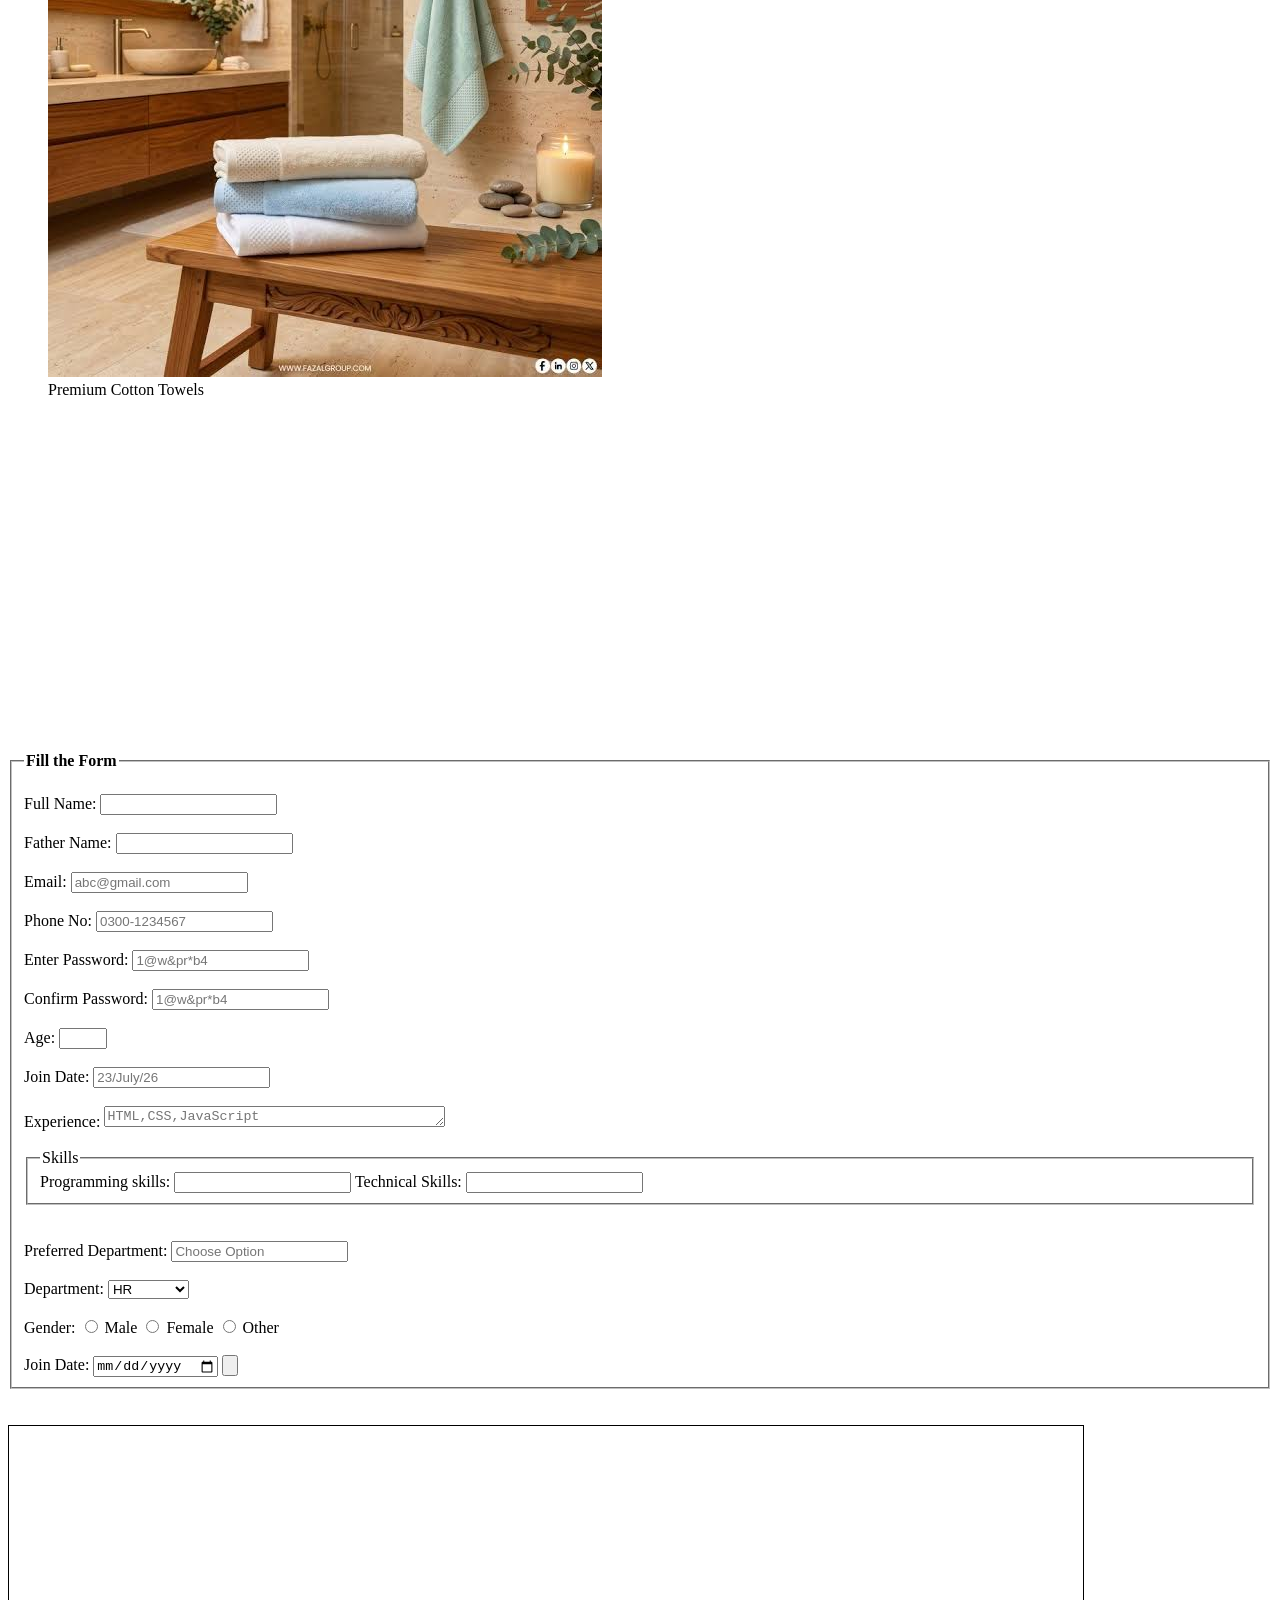
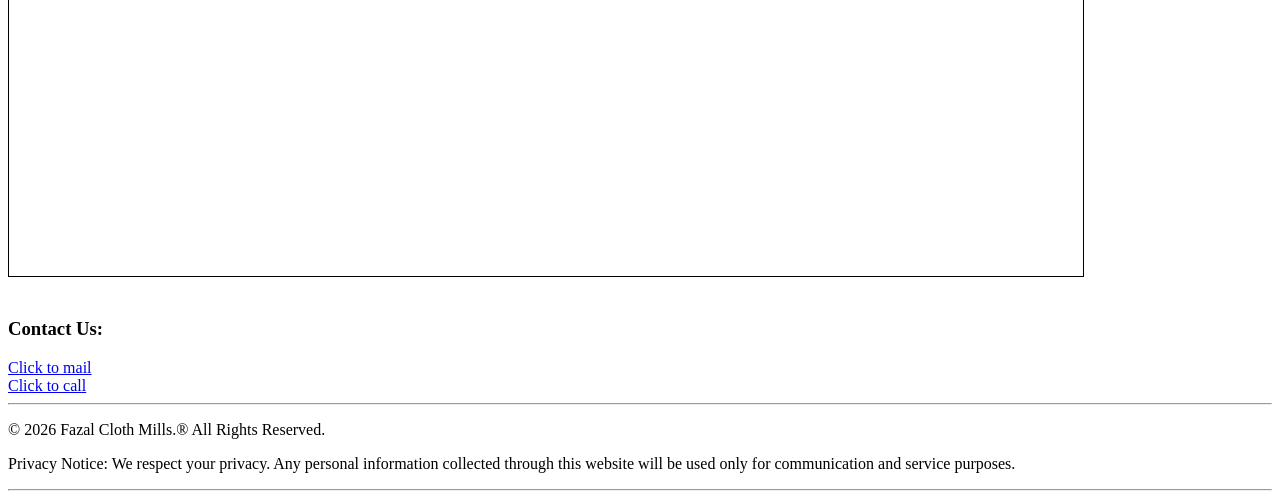
<file: paractice/Online Job Portal.html>
<!Doctype html>
<html lang="en">
    <head>
        <title>Online Job Portal</title>
        <link rel="icon"  href="images/icon.jpg">
        <meta charset="UTF-16">
        <meta name="viewport" content="width=device-width, initial-scale=1.0">
        <meta name="description" content="Online Job Portal Paraticed.">
    </head>

    <body >
        <header>
            <h1>Fazal Cloth Mill Pvt Ltd.(FCML)</h1>
            <p>Weaving Quality, Delivering Trust.</p>
            <button><a href="#Home">Home</a></button>
            <button><a href="#About">About</a></button>
            <button><a href="#Jobs">Jobs</a></button>
            <button><a href="#images">images</a></button>
            <button><a href="#contact">Contact</a></button>
            <button><a href="#apply">apply</a></button>
            <button><a href="#contact">Contact Us</a></button>
        </header>
        <hr>
        <section id="Home">
            <h2>Welcome to the World of <a href="https://www.fazalcloth.com/" target="_blank">FCML</a></h2>
            <p>Welcome to <b>Fazal Cloth Mills Limited</b>, a leading textile
                manufacturer committed to quality, innovation, and excellence.
                With modern technology and skilled professionals, we produce 
                high-quality textile products that meet international standards
                and serve customers around the world.
            </p>
            
            <p>
                At Fazal Cloth Mills, <mark>we believe in building lasting relationships
                through trust, sustainability, and continuous improvement.</mark> Every 
                product we create reflects our dedication to excellence and 
                our vision of shaping the future of the textile industry.
            </p>
        </section>
        <hr>

        <section id="About">
            <h3>About Our Organization:</h3>
            <dl>
                <dt>HR Department</dt>
                <dd>The HR Department manages employee recruitment, 
                    training, and workplace policies. It helps create 
                    a positive and productive work environment.
                </dd>

                <dt>IT Department</dt>
                <dd>The IT Department maintains computers, networks, and 
                    software systems. It provides technical support to 
                    ensure smooth business operations.
                </dd>

                <dt>Finance Department</dt>
                <dd>The Finance Department manages the company's budget,
                    payments, and financial records. It ensures accurate
                    accounting and financial stability.
                </dd>

                <dt>Marketing Department</dt>
                <dd>The Marketing Department promotes 
                    the company's products and services. It
                    works to attract customers and strengthen
                    the company's brand.
                </dd>

                <dt>Customer Support</dt>
                <dd>The Customer Support team assists customers
                    by answering questions and resolving problems.
                    It focuses on providing excellent service and
                    building customer trust.
                </dd>
            </dl>
        </section>
        <hr><br>

        <section>
            <table style="width: 80%;  "></table>
            <table border="2" cellpadding="5" cellspacing="2" style="margin: 0 auto; text-align: center;">
                <caption><b>Available Jobs</b></caption>
                <thead>
                    <tr>
                        <th>Job ID</th>
                        <th>Positon</th>
                        <th>Department</th>
                        <th>Experience Required</th>
                        <th>Salary</th>
                    </tr>
                </thead>

                <tbody>
                    <tr>
                        <td>J001</td>
                        <td rowspan="2">HR Office</td>
                        <td>HR Department</td>
                        <td>2 Years</td>
                        <td rowspan="3">PKR 50,000</td>
                    </tr>

                    <tr>
                        <td>J002</td>
                        <td>IT Department</td>
                        <td>3 Years</td>
                    </tr>

                    <tr>
                        <td>J003</td>
                        <td>Accountant</td>
                        <td>Finance Department</td>
                        <td rowspan="3">2 Years</td>
                    </tr>

                    <tr>
                        <td>J004</td>
                        <td>Customer Service </td>
                        <td>Customer Support</td>
                        <td>PKR 45,000</td>
                    </tr>

                    <tr>
                        <td>J005</td>
                        <td>Marketing Executive</td>
                        <td>Marketing Department</td>
                        <td>PKR 50,000</td>
                    </tr>
                </tbody>

                <tfoot>
                    <tr>
                        <td colspan="5"> Total 6 posts are available</td>
                    </tr>
                </tfoot>
            </table>
        </section>

        <section>
            <img src="images/img1.png" alt="Loading first image">
            <figure>
                <img src="images/img2.png" alt="Loading second image">
                <figcaption>Premium Cotton Towels</figcaption>
            </figure>
        </section>

        <br>
        <iframe 
            width="760" 
            height="315" 
            src="https://www.youtube.com/embed/i7ZP_QZIVB4?si=ZFugtCN9wVOdEy7t" 
            title="YouTube video player" 
            frameborder="0" 
            allow="accelerometer; autoplay; clipboard-write; encrypted-media; gyroscope; picture-in-picture; web-share" 
            referrerpolicy="strict-origin-when-cross-origin" 
            allowfullscreen>
        </iframe>

        <section>
            <form action="login.php" method="post">

                <fieldset>
                    <legend><strong>Fill the Form</strong></legend>
                    <br>
                    
                    <label for="fname" >Full Name: </label>
                    <input type="text" id="fname" name="fname">
                
                    <br><br>
                    <label for="father">Father Name: </label>
                    <input type="text" id="father" name="father">

                    <br><br>
                    <label for="email" >Email: </label>
                    <input type="email" id="email" name="email" placeholder="abc@gmail.com">

                    <br><br>
                    <label for="phone" >Phone No: </label>
                    <input type="text" id="phone" name="phone" placeholder="0300-1234567" >

                    <br><br>
                    <label for="password" >Enter Password: </label>
                    <input type="number" id="fname" name="password" required placeholder="1@w&pr*b4">

                    <br><br>
                    <label for="password2" >Confirm Password: </label>
                    <input type="number" id="password" name="password2" required placeholder="1@w&pr*b4">

                    <br><br>
                    <label for="Age" >Age: </label>
                    <input type="number" id="Age" name="Age" max="50" min="18">

                    <br><br>
                    <label for="Join" >Join Date: </label>
                    <input type="text" id="Join" name="Join" placeholder="23/July/26" readonly>
                
                    <br><br>
                    <label >Experience:</label>
                    <textarea rows="1" cols="40" placeholder="HTML,CSS,JavaScript"></textarea>

                    <br><br>
                    <fieldset>
                        <legend>Skills</legend>
                        Programming skills:
                        <input type="text">
                        Technical Skills:
                        <input type="email">
                    </fieldset>

                    <br><br>
                    <label for="dept" >Preferred Department: </label>
                    <input list="depat" id="dept" name="dept" placeholder="Choose Option" >
                    <datalist id="depat">
                        <option value="Hr Department">
                        <option value="Finance Department">
                        <option value="IT Department"></option>
                        <option value="Customer Support"></option>
                    </datalist>

                    <br><br>
                    <label>Department:</label>
                    <select name="department">
                        <option>HR</option>
                        <option>IT</option>
                        <option>Finance</option>
                        <option>Marketing</option>
                    </select>

                    <br><br>
                    <label>Gender:</label>
                    <input type="radio" name="gender" value="Male"> Male
                    <input type="radio" name="gender" value="Female"> Female
                    <input type="radio" name="gender" value="Other"> Other
                    

                    <br><br>
                    <label for="Join" >Join Date: </label>
                    <input type="date" id="Join" name="Join">

                    <input type="button"
                </fieldset>
            </form>
        </section>

        <br><br>
        <iframe
            src="https://www.google.com/maps/embed?pb=!1m14!1m12!1m3!1d13797.837019871857!2d71.51304425000001!3d30.16687245!2m3!1f0!2f0!3f0!3m2!1i1024!2i768!4f13.1!5e0!3m2!1sen!2s!4v1783827067992!5m2!1sen!2s"
            width=85%
            height="450px"
            style="border:1px solid black;"
            allowfullscreen=""
            loading="lazy"
            referrerpolicy="strict-origin-when-cross-origin">
        </iframe>

        <section>
            <br>
            <h3>Contact Us:</h3>
            <a href="mailto:fazalclothmill.com">Click to mail</a><br>
            <a href="tel:+923100000000">Click to call</a><br>
        </section>

        <hr>
        <footer>
            <p>&copy; 2026 Fazal Cloth Mills.&REG; All Rights Reserved.</p>

            <p>
                Privacy Notice: We respect your privacy. Any personal information
                collected through this website will be used only for communication
                and service purposes.
            </p>
            <hr>
        </footer>
    </body>
</html>
</file>
<file: figma design/css/style.css>
* {
  margin: 0;
  padding: 0;
  box-sizing: border-box;
}

body {
  font-family: Arial, sans-serif;
  color: #2b3341;
}

.topbar {
  display: flex;
  justify-content: space-between;
  align-items: center;
  padding: 10px 40px;
  font-size: 13px;
  color: #6d7787;
  border-bottom: 1px solid #e7e9ec;
}

.topbar-info span {
  margin-left: 20px;
}

header {
  display: flex;
  justify-content: space-between;
  align-items: center;
  padding: 15px 40px;
}

.logo {
  font-size: 20px;
  font-weight: bold;
}

nav a {
  margin-right: 25px;
  text-decoration: none;
  color: #2b3341;
  font-size: 14px;
}

.green-button {
  background-color: #8dc63f;
  color: white;
  border: none;
  padding: 12px 25px;
  border-radius: 3px;
  font-size: 14px;
  cursor: pointer;
}

.blue-button {
  background-color: #3457d5;
  color: white;
  border: none;
  padding: 12px 25px;
  border-radius: 3px;
  font-size: 14px;
  cursor: pointer;
}

.full-width {
  width: 100%;
  padding: 15px;
}

.hero {
  position: relative;
  min-height: 500px;
  display: flex;
  align-items: center;
  justify-content: center;
  text-align: center;
  color: white;
  width: 100%;
  padding: 60px 0;
  overflow: hidden;
}

.hero::before {
  content: "";
  position: absolute;
  inset: 0;
  background: rgba(0, 0, 0, 0.35);
  z-index: 1;
}

.slider-dots {
  position: absolute;
  bottom: 20px;
  left: 50%;
  transform: translateX(-50%);
  display: flex;
  gap: 8px;
  z-index: 3;
}

.slider-dot {
  width: 10px;
  height: 10px;
  border-radius: 50%;
  border: 1px solid rgba(255, 255, 255, 0.8);
  background: rgba(255, 255, 255, 0.3);
  cursor: pointer;
  transition: transform 0.2s ease, background 0.2s ease, border-color 0.2s ease;
}

.slider-dot.active {
  background: white;
  border-color: white;
  transform: scale(1.15);
}

.hero-slider-image {
  position: absolute;
  inset: 0;
  width: 100%;
  height: 100%;
  object-fit: cover;
  z-index: 0;
}

.hero-content {
  position: relative;
  z-index: 2;
  max-width: 600px;
  padding: 0 20px;
}

.hero-small {
  text-transform: uppercase;
  letter-spacing: 2px;
  font-size: 13px;
  margin-bottom: 15px;
}

.hero h1 {
  font-size: 45px;
  margin-bottom: 25px;
}

.welcome {
  display: flex;
  align-items: center;
  gap: 50px;
  padding: 80px 40px;
  background-color: #f5f7f8;
}

.welcome-text {
  flex: 1;
}

.welcome-text h2 {
  font-size: 30px;
  margin-bottom: 20px;
}

.welcome-text p {
  color: #6d7787;
  margin-bottom: 15px;
}

.welcome-image {
  flex: 1;
}

.welcome-image img {
  width: 100%;
  border-radius: 5px;
}

.author {
  display: flex;
  align-items: center;
  gap: 15px;
  margin-top: 25px;
}

.author img {
  width: 55px;
  height: 55px;
  border-radius: 50%;
  object-fit: cover;
}


.doctors {
  padding: 80px 40px;
  text-align: center;
}

.doctors h2 {
  font-size: 30px;
  margin-bottom: 40px;
  text-align: left;
}

.doctor-cards {
  display: flex;
  gap: 30px;
}

.doctor-card {
  flex: 1;
  text-align: left;
}

.doctor-card img {
  width: 100%;
  height: 250px;
  object-fit: cover;
  border-radius: 3px;
  margin-bottom: 20px;
}

.doctor-card h3 {
  font-size: 18px;
  margin-bottom: 5px;
}

.role {
  color: #8dc63f;
  font-size: 13px;
  margin-bottom: 10px;
}


.news {
  padding: 80px 40px;
  background-color: #f5f7f8;
}

.news h2 {
  font-size: 30px;
  margin-bottom: 40px;
}

.news-cards {
  display: flex;
  gap: 30px;
}

.news-card {
  flex: 1;
  background-color: white;
  border-radius: 3px;
  overflow: hidden;
}

.news-card img {
  width: 100%;
  height: 180px;
  object-fit: cover;
}

.news-body {
  padding: 20px;
}

.news-date {
  color: #8dc63f;
  font-size: 12px;
  margin-bottom: 10px;
}

.news-body h3 {
  font-size: 17px;
  margin-bottom: 10px;
}

.news-body p {
  color: #6d7787;
  font-size: 14px;
  margin-bottom: 15px;
}

.news-author {
  display: flex;
  align-items: center;
  gap: 12px;
  border-top: 1px solid #e7e9ec;
  padding-top: 15px;
}

.news-author img {
  width: 35px;
  height: 35px;
  border-radius: 50%;
  object-fit: cover;
}


.appointment {
  display: flex;
  gap: 50px;
  padding: 80px 40px;
  align-items: center;
}

.appointment-image {
  flex: 1;
}

.appointment-image img {
  width: 100%;
  border-radius: 5px;
}

.appointment-form {
  flex: 1.3;
}

.appointment-form h2 {
  font-size: 28px;
  margin-bottom: 25px;
}

.form-row {
  display: flex;
  gap: 20px;
}

.form-group {
  flex: 1;
  margin-bottom: 20px;
}

.form-group label {
  display: block;
  font-size: 13px;
  margin-bottom: 8px;
}

.form-group input,
.form-group select,
.form-group textarea {
  width: 100%;
  padding: 12px;
  border: 1px solid #e7e9ec;
  border-radius: 3px;
  font-family: Arial, sans-serif;
  background-color: #f5f7f8;
}


.map {
  padding: 0 40px 60px;
}

.map iframe {
  display: block;
  width: 100%;
  min-height: 450px;
  border: 0;
}

footer {
  background-color: #ffffff;
  color: #2b3341;
  padding: 60px 40px 20px 40px;
}

.footer-columns {
  display: flex;
  gap: 50px;
  margin-bottom: 40px;
}

.footer-col {
  flex: 1;
}

.footer-col h4 {
  color: #2b3341;
  margin-bottom: 20px;
}

.footer-col p {
  font-size: 13px;
  margin-bottom: 10px;
}

.footer-news {
  display: flex;
  gap: 12px;
  margin-bottom: 15px;
}

.footer-news img {
  width: 55px;
  height: 55px;
  border-radius: 3px;
  object-fit: cover;
}

.footer-news p {
  font-size: 13px;
  margin-bottom: 3px;
}

.footer-news span {
  font-size: 12px;
  color: #6d7787;
}

.footer-bottom {
  border-top: 1px solid #e7e9ec;
  padding-top: 20px;
  font-size: 13px;
  text-align: center;
}


@media (max-width: 800px) {

  .topbar,
  header {
    flex-direction: column;
    gap: 10px;
    text-align: center;
  }

  nav a {
    margin: 0 10px;
  }

  .welcome,
  .appointment {
    flex-direction: column;
  }

  .doctor-cards,
  .news-cards {
    flex-direction: column;
  }

  .footer-columns {
    flex-direction: column;
  }

}
</file>
<file: paractice/css/home2.css>
*{
    margin: 0;
    padding: 0;
    box-sizing: border-box;
}

body{
    width: 100%;
    overflow-x: hidden;
    font-family: Arial, sans-serif;
    background: #f7f7f5;
    color: #222;
}

nav{
    width: 90%;
    margin: auto;
    padding: 25px 0;
    display: flex;
    justify-content: space-between;
    align-items: center;
    gap: 20px;
    flex-wrap: wrap;
}

.logo{
    font-size: 32px;
    color: #4d7c2f;
    font-family: 'Times New Roman', Times, serif;
}

nav ul{
    display: flex;
    list-style: none;
    align-items: center;
    gap: 30px;
    flex-wrap: wrap;
}

.hero{
    text-align: center;
    margin-top: 80px;
    padding: 0 20px;
}

.hero h1{
    font-size: 65px;
    max-width: 900px;
    margin: auto;
    font-family: Georgia, serif;
    font-weight: normal;
    line-height: 1.2;
    text-align: center;
}

nav button{
    background: #4d7c2f;
    color: white;
    border: none;
    padding: 10px 18px;
    border-radius: 8px;
    cursor: pointer;
}

.shop-button{
    background: #4d7c2f;
    color: white;
    padding: 10px 18px;
    cursor: pointer;
    border-radius: 8px;
    margin-top: 24px;
}

.gallery{
    width: 90%;
    margin: 80px auto;
    display: flex;
    justify-content: center;
    gap: 40px;
    align-items: flex-start;
}

.left-img{
    width: 504px;
    height: 693px;
    overflow: hidden;  /*why used*/
    flex-shrink: 0;
}

.left-img img{
    width: 100%;
    height: 100%;
    object-fit: cover;
    display: block;
}

.right-img{
    width: 780px;
    max-width: 100%;
}

.right-img img{
    width: 100%;
    height: 450px;
    object-fit: cover;
    display: block;
}

.right-img p{
    margin-top: 10px;
    font-size: 13px;
    line-height: 1.6;
}

.content{
    width: 90%;
    margin: 80px auto;
    display: flex;
    gap: 60px;
    align-items: flex-start;
}

.heading{
    width: 25%;
    min-width: 180px;
}

.heading h3{
    font-size: 13px;
    letter-spacing: 1px;
    text-transform: uppercase;
}

.text{
    width: 75%;
}

.text h3{
    margin: 0 0 8px;
    font-size: 18px;
    line-height: 1.5;
}

.text p{
    margin-bottom: 18px;
    line-height: 1.8;
    font-size: 17px;
}

@media (max-width: 900px) {
    .gallery{
        flex-direction: column;
        align-items: center;
    }

    .left-img,
    .right-img{
        width: 100%;
        max-width: 600px;
    }

    .left-img{
        height: auto;
    }

    .right-img img{
        height: auto;
        max-height: 450px;
    }

    .content{
        flex-direction: column;
        gap: 24px;
    }

    .heading,
    .text{
        width: 100%;
    }
}

@media (max-width: 600px) {
    nav{
        justify-content: center;
    }

    nav ul{
        justify-content: center;
        gap: 16px;
    }

    .hero h1{
        font-size: 36px;
    }

    .gallery{
        margin: 50px auto;
        gap: 24px;
    }

    .content{
        margin: 50px auto;
    }

    .text p{
        font-size: 15px;
    }
}
</file>
